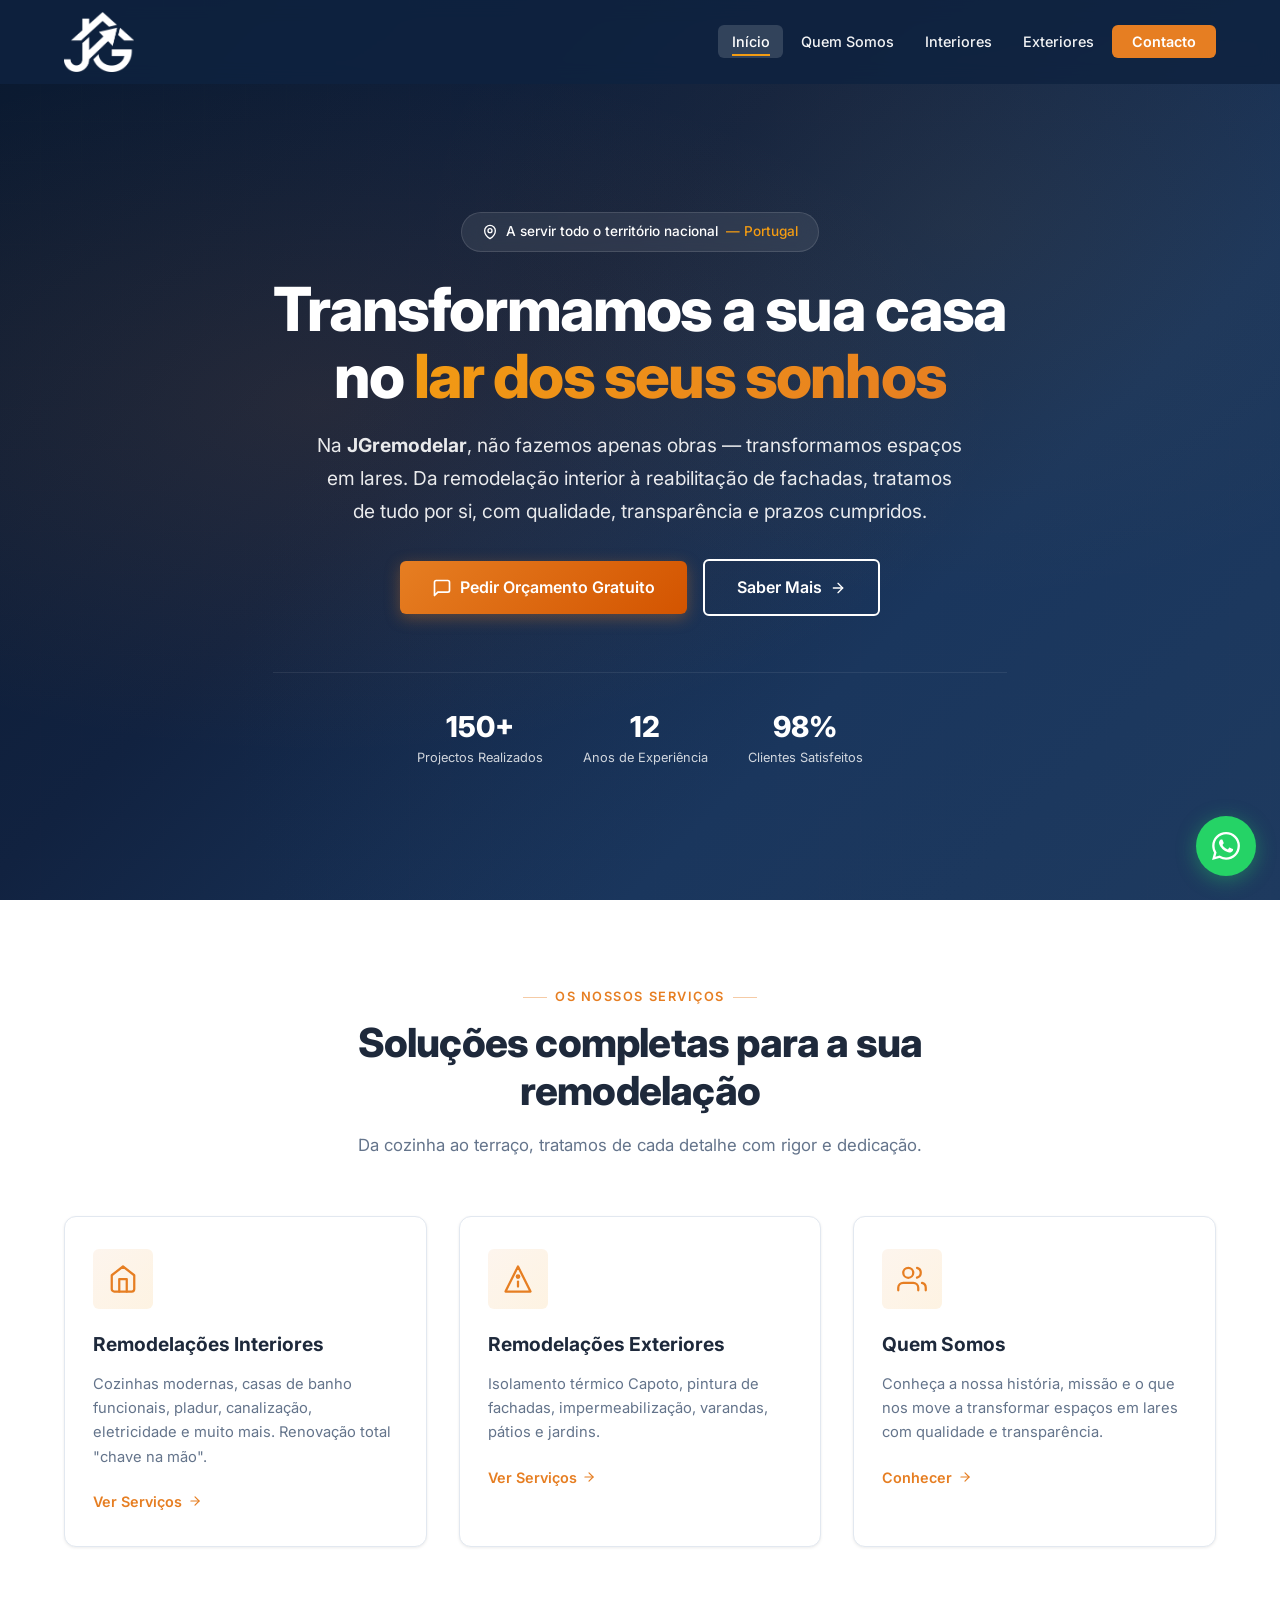
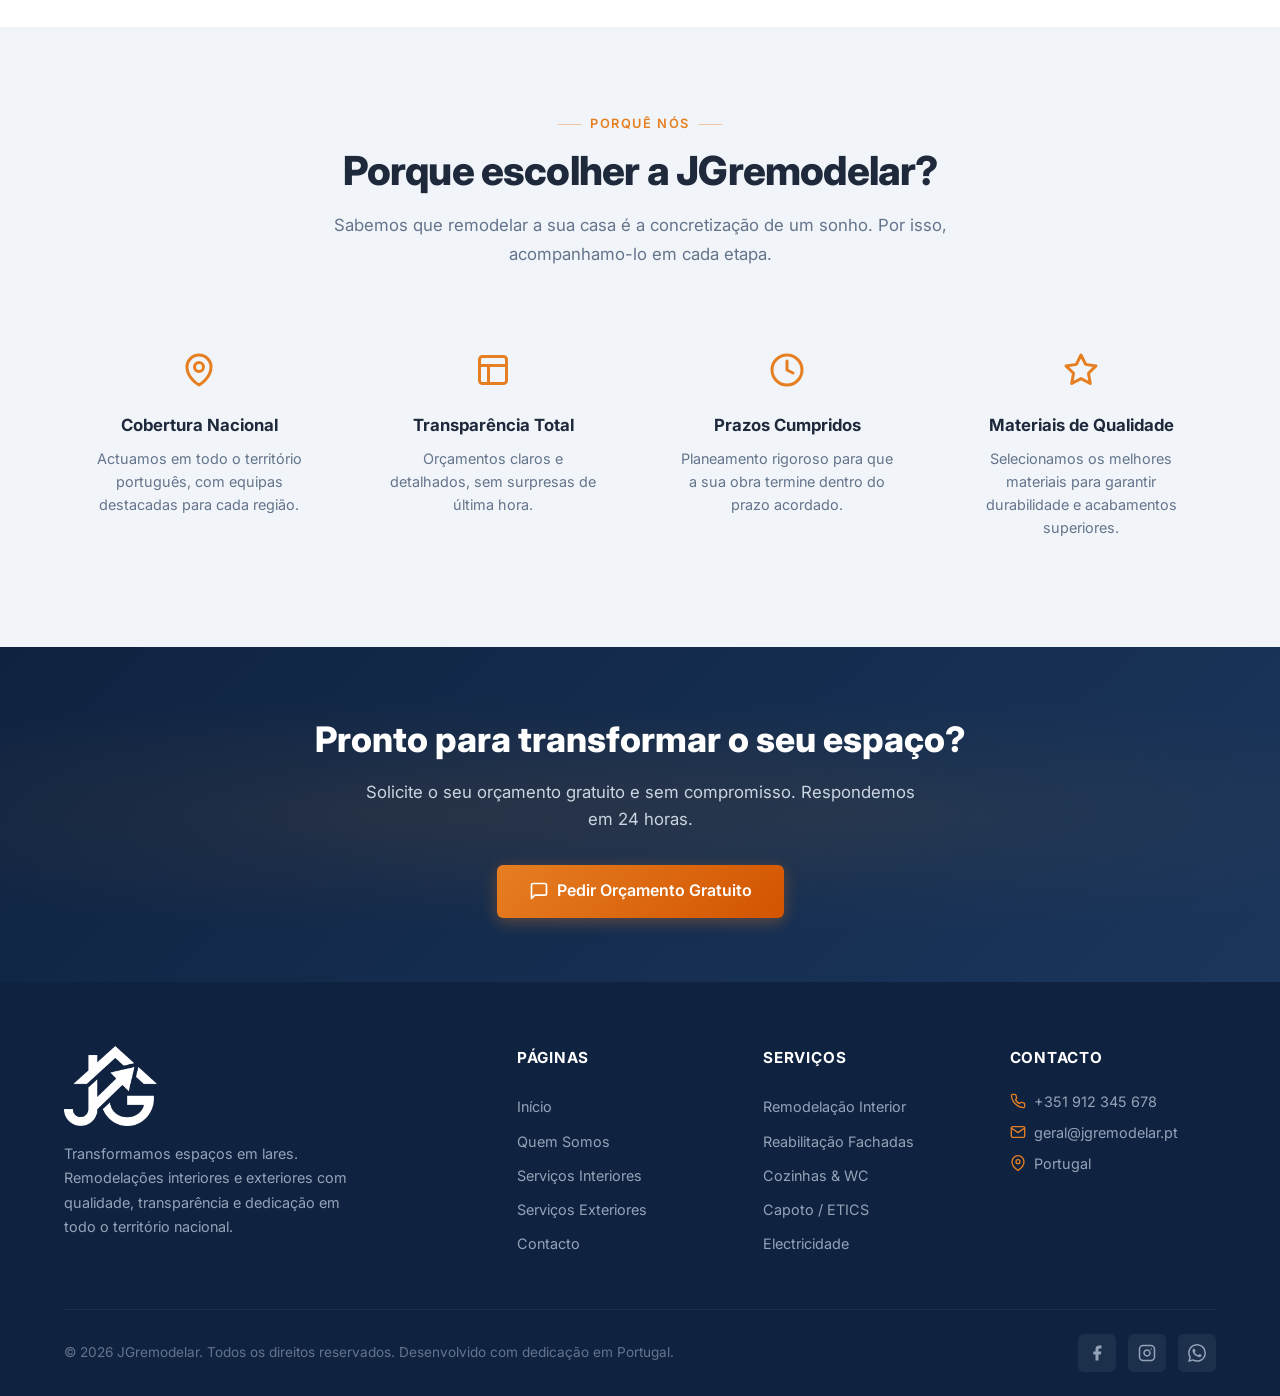
<file: index.html>
<!DOCTYPE html>
<html lang="pt-PT">
<head>
  <meta charset="UTF-8" />
  <meta name="viewport" content="width=device-width, initial-scale=1.0" />
  <title>JGremodelar — Remodelações e Obras em Portugal</title>
  <meta name="description" content="Transformamos espaços em lares. Remodelações interiores e exteriores, chave na mão, em todo Portugal. Orçamento gratuito." />
  <meta name="keywords" content="remodelações, obras, Portugal, cozinhas, casas de banho, fachadas, capoto, reabilitação" />
  <meta name="author" content="JGremodelar" />
  <meta property="og:title" content="JGremodelar — Remodelações e Obras em Portugal" />
  <meta property="og:description" content="Transformamos espaços em lares. Da cozinha à fachada, tratamos de tudo por si." />
  <meta property="og:url" content="https://jgremodelar.pt" />
  <meta property="og:type" content="website" />
  <meta property="og:locale" content="pt_PT" />
  <link rel="icon" href="data:image/svg+xml,<svg xmlns='http://www.w3.org/2000/svg' viewBox='0 0 100 100'><text y='.9em' font-size='90'>🏠</text></svg>" />
  <link rel="preconnect" href="https://fonts.googleapis.com" />
  <link rel="preconnect" href="https://fonts.gstatic.com" crossorigin />
  <link href="https://fonts.googleapis.com/css2?family=Inter:wght@400;500;600;700;800&display=swap" rel="stylesheet" />
  <link rel="stylesheet" href="assets/css/style.css?v=1.0" />
</head>
<body>

  <!-- ===== NAVBAR ===== -->
  <nav class="navbar" role="navigation" aria-label="Navegação principal">
    <div class="container">
      <a href="index.html" class="navbar-brand">
        <!-- Logo atualizada em formato PNG transparente -->
        <img src="assets/jgr-logo.png" alt="Logo JGremodelar" style="max-height: 60px; width: auto;" />
      </a>
      <button class="nav-toggle" aria-label="Abrir menu" aria-expanded="false">
        <span></span><span></span><span></span>
      </button>
      <div class="nav-overlay"></div>
      <ul class="nav-links">
        <li><a href="index.html">Início</a></li>
        <li><a href="quem-somos.html">Quem Somos</a></li>
        <li><a href="servicos-interiores.html">Interiores</a></li>
        <li><a href="servicos-exteriores.html">Exteriores</a></li>
        <li><a href="contacto.html" class="nav-cta">Contacto</a></li>
      </ul>
    </div>
  </nav>

  <!-- ===== HERO ===== -->
  <section class="hero">
    <div class="hero-bg"></div>
    <div class="hero-pattern"></div>
    <div class="hero-grid">
      <div class="hero-grid-item"></div><div class="hero-grid-item"></div><div class="hero-grid-item"></div><div class="hero-grid-item"></div><div class="hero-grid-item"></div><div class="hero-grid-item"></div>
      <div class="hero-grid-item"></div><div class="hero-grid-item"></div><div class="hero-grid-item"></div><div class="hero-grid-item"></div><div class="hero-grid-item"></div><div class="hero-grid-item"></div>
      <div class="hero-grid-item"></div><div class="hero-grid-item"></div><div class="hero-grid-item"></div><div class="hero-grid-item"></div><div class="hero-grid-item"></div><div class="hero-grid-item"></div>
      <div class="hero-grid-item"></div><div class="hero-grid-item"></div><div class="hero-grid-item"></div><div class="hero-grid-item"></div><div class="hero-grid-item"></div><div class="hero-grid-item"></div>
      <div class="hero-grid-item"></div><div class="hero-grid-item"></div><div class="hero-grid-item"></div><div class="hero-grid-item"></div><div class="hero-grid-item"></div><div class="hero-grid-item"></div>
      <div class="hero-grid-item"></div><div class="hero-grid-item"></div><div class="hero-grid-item"></div><div class="hero-grid-item"></div><div class="hero-grid-item"></div><div class="hero-grid-item"></div>
    </div>
    <div class="hero-content">
      <div class="hero-badge animate-in animate-in-delay-1">
        <svg width="16" height="16" viewBox="0 0 24 24" fill="none" stroke="currentColor" stroke-width="2" stroke-linecap="round" stroke-linejoin="round"><path d="M12 22s-8-4.5-8-11.8A8 8 0 0 1 12 2a8 8 0 0 1 8 8.2c0 7.3-8 11.8-8 11.8z"/><circle cx="12" cy="10" r="3"/></svg>
        A servir todo o território nacional <span>— Portugal</span>
      </div>
      <h1 class="animate-in animate-in-delay-2">
        Transformamos a sua casa<br />
        no <span class="highlight">lar dos seus sonhos</span>
      </h1>
      <p class="animate-in animate-in-delay-3">
        Na <strong>JGremodelar</strong>, não fazemos apenas obras — transformamos espaços em lares.
        Da remodelação interior à reabilitação de fachadas, tratamos de tudo por si,
        com qualidade, transparência e prazos cumpridos.
      </p>
      <div class="hero-actions animate-in animate-in-delay-3">
        <a href="https://wa.me/351912345678?text=Olá!%20Gostaria%20de%20pedir%20um%20orçamento%20para%20a%20minha%20remodelação." target="_blank" rel="noopener" class="btn btn-primary">
          <svg width="20" height="20" viewBox="0 0 24 24" fill="none" stroke="currentColor" stroke-width="2" stroke-linecap="round" stroke-linejoin="round"><path d="M21 15a2 2 0 0 1-2 2H7l-4 4V5a2 2 0 0 1 2-2h14a2 2 0 0 1 2 2z"/></svg>
          Pedir Orçamento Gratuito
        </a>
        <a href="quem-somos.html" class="btn btn-outline">
          Saber Mais
          <svg width="16" height="16" viewBox="0 0 24 24" fill="none" stroke="currentColor" stroke-width="2" stroke-linecap="round" stroke-linejoin="round"><path d="M5 12h14"/><path d="m12 5 7 7-7 7"/></svg>
        </a>
      </div>
      <div class="hero-stats reveal">
        <div class="hero-stat">
          <div class="hero-stat-number" data-target="150" data-suffix="+">0+</div>
          <div class="hero-stat-label">Projectos Realizados</div>
        </div>
        <div class="hero-stat">
          <div class="hero-stat-number" data-target="12" data-suffix="">0</div>
          <div class="hero-stat-label">Anos de Experiência</div>
        </div>
        <div class="hero-stat">
          <div class="hero-stat-number" data-target="98" data-suffix="%">0%</div>
          <div class="hero-stat-label">Clientes Satisfeitos</div>
        </div>
      </div>
    </div>
  </section>

  <!-- ===== SERVIÇOS OVERVIEW ===== -->
  <section class="section" id="servicos">
    <div class="container">
      <div class="section-header reveal">
        <div class="section-label">Os Nossos Serviços</div>
        <h2 class="section-title">Soluções completas para a sua remodelação</h2>
        <p class="section-subtitle">Da cozinha ao terraço, tratamos de cada detalhe com rigor e dedicação.</p>
      </div>
      <div class="services-overview">
        <div class="service-overview-card reveal">
          <div class="card-body">
            <div class="card-icon" style="width:60px;height:60px;display:flex;align-items:center;justify-content:center;background:linear-gradient(135deg,rgba(230,126,34,0.08),rgba(243,156,18,0.12));border-radius:6px;margin-bottom:1.25rem;">
              <svg viewBox="0 0 24 24" fill="none" stroke="currentColor" stroke-width="1.8" stroke-linecap="round" stroke-linejoin="round" style="width:30px;height:30px;color:#e67e22;">
                <path d="M3 9l9-7 9 7v11a2 2 0 0 1-2 2H5a2 2 0 0 1-2-2z"/>
                <polyline points="9 22 9 12 15 12 15 22"/>
              </svg>
            </div>
            <h3>Remodelações Interiores</h3>
            <p>Cozinhas modernas, casas de banho funcionais, pladur, canalização, eletricidade e muito mais. Renovação total "chave na mão".</p>
            <a href="servicos-interiores.html" class="card-link">Ver Serviços <svg width="14" height="14" viewBox="0 0 24 24" fill="none" stroke="currentColor" stroke-width="2" stroke-linecap="round" stroke-linejoin="round"><path d="M5 12h14"/><path d="m12 5 7 7-7 7"/></svg></a>
          </div>
        </div>
        <div class="service-overview-card reveal">
          <div class="card-body">
            <div class="card-icon" style="width:60px;height:60px;display:flex;align-items:center;justify-content:center;background:linear-gradient(135deg,rgba(230,126,34,0.08),rgba(243,156,18,0.12));border-radius:6px;margin-bottom:1.25rem;">
              <svg viewBox="0 0 24 24" fill="none" stroke="currentColor" stroke-width="1.8" stroke-linecap="round" stroke-linejoin="round" style="width:30px;height:30px;color:#e67e22;">
                <path d="M2 22 12 2l10 20H2z"/><path d="M12 18v-4"/><circle cx="12" cy="10" r="1"/>
              </svg>
            </div>
            <h3>Remodelações Exteriores</h3>
            <p>Isolamento térmico Capoto, pintura de fachadas, impermeabilização, varandas, pátios e jardins.</p>
            <a href="servicos-exteriores.html" class="card-link">Ver Serviços <svg width="14" height="14" viewBox="0 0 24 24" fill="none" stroke="currentColor" stroke-width="2" stroke-linecap="round" stroke-linejoin="round"><path d="M5 12h14"/><path d="m12 5 7 7-7 7"/></svg></a>
          </div>
        </div>
        <div class="service-overview-card reveal">
          <div class="card-body">
            <div class="card-icon" style="width:60px;height:60px;display:flex;align-items:center;justify-content:center;background:linear-gradient(135deg,rgba(230,126,34,0.08),rgba(243,156,18,0.12));border-radius:6px;margin-bottom:1.25rem;">
              <svg viewBox="0 0 24 24" fill="none" stroke="currentColor" stroke-width="1.8" stroke-linecap="round" stroke-linejoin="round" style="width:30px;height:30px;color:#e67e22;">
                <path d="M17 21v-2a4 4 0 0 0-4-4H5a4 4 0 0 0-4 4v2"/><circle cx="9" cy="7" r="4"/><path d="M23 21v-2a4 4 0 0 0-3-3.87"/><path d="M16 3.13a4 4 0 0 1 0 7.75"/>
              </svg>
            </div>
            <h3>Quem Somos</h3>
            <p>Conheça a nossa história, missão e o que nos move a transformar espaços em lares com qualidade e transparência.</p>
            <a href="quem-somos.html" class="card-link">Conhecer <svg width="14" height="14" viewBox="0 0 24 24" fill="none" stroke="currentColor" stroke-width="2" stroke-linecap="round" stroke-linejoin="round"><path d="M5 12h14"/><path d="m12 5 7 7-7 7"/></svg></a>
          </div>
        </div>
      </div>
    </div>
  </section>

  <!-- ===== WHY CHOOSE US ===== -->
  <section class="section section-bg-light">
    <div class="container">
      <div class="section-header reveal">
        <div class="section-label">Porquê Nós</div>
        <h2 class="section-title">Porque escolher a JGremodelar?</h2>
        <p class="section-subtitle">Sabemos que remodelar a sua casa é a concretização de um sonho. Por isso, acompanhamo-lo em cada etapa.</p>
      </div>
      <div class="about-values">
        <div class="value-item reveal">
          <svg viewBox="0 0 24 24" fill="none" stroke="currentColor" stroke-width="2" stroke-linecap="round" stroke-linejoin="round"><path d="M12 22s-8-4.5-8-11.8A8 8 0 0 1 12 2a8 8 0 0 1 8 8.2c0 7.3-8 11.8-8 11.8z"/><circle cx="12" cy="10" r="3"/></svg>
          <h3>Cobertura Nacional</h3>
          <p>Actuamos em todo o território português, com equipas destacadas para cada região.</p>
        </div>
        <div class="value-item reveal">
          <svg viewBox="0 0 24 24" fill="none" stroke="currentColor" stroke-width="2" stroke-linecap="round" stroke-linejoin="round"><rect x="3" y="3" width="18" height="18" rx="2" ry="2"/><line x1="3" y1="9" x2="21" y2="9"/><line x1="9" y1="21" x2="9" y2="9"/></svg>
          <h3>Transparência Total</h3>
          <p>Orçamentos claros e detalhados, sem surpresas de última hora.</p>
        </div>
        <div class="value-item reveal">
          <svg viewBox="0 0 24 24" fill="none" stroke="currentColor" stroke-width="2" stroke-linecap="round" stroke-linejoin="round"><circle cx="12" cy="12" r="10"/><polyline points="12 6 12 12 16 14"/></svg>
          <h3>Prazos Cumpridos</h3>
          <p>Planeamento rigoroso para que a sua obra termine dentro do prazo acordado.</p>
        </div>
        <div class="value-item reveal">
          <svg viewBox="0 0 24 24" fill="none" stroke="currentColor" stroke-width="2" stroke-linecap="round" stroke-linejoin="round"><polygon points="12 2 15.09 8.26 22 9.27 17 14.14 18.18 21.02 12 17.77 5.82 21.02 7 14.14 2 9.27 8.91 8.26 12 2"/></svg>
          <h3>Materiais de Qualidade</h3>
          <p>Selecionamos os melhores materiais para garantir durabilidade e acabamentos superiores.</p>
        </div>
      </div>
    </div>
  </section>

  <!-- ===== CTA ===== -->
  <section class="cta-section reveal">
    <div class="container">
      <h2>Pronto para transformar o seu espaço?</h2>
      <p>Solicite o seu orçamento gratuito e sem compromisso. Respondemos em 24 horas.</p>
      <a href="https://wa.me/351912345678?text=Olá!%20Gostaria%20de%20pedir%20um%20orçamento%20para%20a%20minha%20remodelação." target="_blank" rel="noopener" class="btn btn-primary">
        <svg width="20" height="20" viewBox="0 0 24 24" fill="none" stroke="currentColor" stroke-width="2" stroke-linecap="round" stroke-linejoin="round"><path d="M21 15a2 2 0 0 1-2 2H7l-4 4V5a2 2 0 0 1 2-2h14a2 2 0 0 1 2 2z"/></svg>
        Pedir Orçamento Gratuito
      </a>
    </div>
  </section>

  <!-- ===== FOOTER ===== -->
  <footer class="footer">
    <div class="container">
      <div class="footer-grid">
        <div class="footer-brand">
          <a href="index.html" class="navbar-brand">
            <!-- Logo do rodapé atualizada em formato PNG transparente -->
            <img src="assets/jgr-logo.png" alt="Logo JGremodelar" style="max-height: 80px; width: auto;" />
          </a>
          <p>Transformamos espaços em lares. Remodelações interiores e exteriores com qualidade, transparência e dedicação em todo o território nacional.</p>
        </div>
        <div>
          <h4>Páginas</h4>
          <div class="footer-links">
            <a href="index.html">Início</a>
            <a href="quem-somos.html">Quem Somos</a>
            <a href="servicos-interiores.html">Serviços Interiores</a>
            <a href="servicos-exteriores.html">Serviços Exteriores</a>
            <a href="contacto.html">Contacto</a>
          </div>
        </div>
        <div>
          <h4>Serviços</h4>
          <div class="footer-links">
            <a href="servicos-interiores.html">Remodelação Interior</a>
            <a href="servicos-exteriores.html">Reabilitação Fachadas</a>
            <a href="servicos-interiores.html">Cozinhas &amp; WC</a>
            <a href="servicos-exteriores.html">Capoto / ETICS</a>
            <a href="servicos-interiores.html">Electricidade</a>
          </div>
        </div>
        <div>
          <h4>Contacto</h4>
          <div class="footer-contact">
            <p><svg viewBox="0 0 24 24" fill="none" stroke="currentColor" stroke-width="2" stroke-linecap="round" stroke-linejoin="round" style="width:16px;height:16px;"><path d="M22 16.92v3a2 2 0 0 1-2.18 2 19.79 19.79 0 0 1-8.63-3.07 19.5 19.5 0 0 1-6-6 19.79 19.79 0 0 1-3.07-8.67A2 2 0 0 1 4.11 2h3a2 2 0 0 1 2 1.72 12.84 12.84 0 0 0 .7 2.81 2 2 0 0 1-.45 2.11L8.09 9.91a16 16 0 0 0 6 6l1.27-1.27a2 2 0 0 1 2.11-.45 12.84 12.84 0 0 0 2.81.7A2 2 0 0 1 22 16.92z"/></svg> +351 912 345 678</p>
            <p><svg viewBox="0 0 24 24" fill="none" stroke="currentColor" stroke-width="2" stroke-linecap="round" stroke-linejoin="round" style="width:16px;height:16px;"><path d="M4 4h16c1.1 0 2 .9 2 2v12c0 1.1-.9 2-2 2H4c-1.1 0-2-.9-2-2V6c0-1.1.9-2 2-2z"/><polyline points="22,6 12,13 2,6"/></svg> geral@jgremodelar.pt</p>
            <p><svg viewBox="0 0 24 24" fill="none" stroke="currentColor" stroke-width="2" stroke-linecap="round" stroke-linejoin="round" style="width:16px;height:16px;"><path d="M21 10c0 7-9 13-9 13s-9-6-9-13a9 9 0 0 1 18 0z"/><circle cx="12" cy="10" r="3"/></svg> Portugal</p>
          </div>
        </div>
      </div>
      <div class="footer-bottom">
        <p>&copy; 2026 JGremodelar. Todos os direitos reservados. Desenvolvido com dedicação em Portugal.</p>
        <div class="footer-social">
          <a href="#" aria-label="Facebook"><svg viewBox="0 0 24 24" fill="currentColor" style="width:18px;height:18px;"><path d="M18 2h-3a5 5 0 0 0-5 5v3H7v4h3v8h4v-8h3l1-4h-4V7a1 1 0 0 1 1-1h3z"/></svg></a>
          <a href="#" aria-label="Instagram"><svg viewBox="0 0 24 24" fill="none" stroke="currentColor" stroke-width="2" stroke-linecap="round" stroke-linejoin="round" style="width:18px;height:18px;"><rect x="2" y="2" width="20" height="20" rx="5" ry="5"/><path d="M16 11.37A4 4 0 1 1 12.63 8 4 4 0 0 1 16 11.37z"/><line x1="17.5" y1="6.5" x2="17.51" y2="6.5"/></svg></a>
          <a href="https://wa.me/351912345678" target="_blank" rel="noopener" aria-label="WhatsApp"><svg viewBox="0 0 24 24" fill="currentColor" style="width:18px;height:18px;"><path d="M17.472 14.382c-.297-.149-1.758-.867-2.03-.967-.273-.099-.471-.148-.67.15-.197.297-.767.966-.94 1.164-.173.199-.347.223-.644.075-.297-.15-1.255-.463-2.39-1.475-.883-.788-1.48-1.761-1.653-2.059-.173-.297-.018-.458.13-.606.134-.133.298-.347.446-.52.149-.174.198-.298.298-.497.099-.198.05-.371-.025-.52-.075-.149-.669-1.612-.916-2.207-.242-.579-.487-.5-.669-.51-.173-.008-.371-.01-.57-.01-.198 0-.52.074-.792.372-.272.297-1.04 1.016-1.04 2.479 0 1.462 1.065 2.875 1.213 3.074.149.198 2.096 3.2 5.077 4.487.709.306 1.262.489 1.694.625.712.227 1.36.195 1.871.118.571-.085 1.758-.719 2.006-1.413.248-.694.248-1.289.173-1.413-.074-.124-.272-.198-.57-.347m-5.421 7.403h-.004a9.87 9.87 0 0 1-5.031-1.378l-.361-.214-3.741.982.998-3.648-.235-.374a9.86 9.86 0 0 1-1.51-5.26c.001-5.45 4.436-9.884 9.888-9.884 2.64 0 5.122 1.03 6.988 2.898a9.825 9.825 0 0 1 2.893 6.994c-.003 5.45-4.437 9.884-9.885 9.884m8.413-18.297A11.815 11.815 0 0 0 12.05 0C5.495 0 .16 5.335.157 11.892c0 2.096.547 4.142 1.588 5.945L.057 24l6.305-1.654a11.882 11.882 0 0 0 5.683 1.448h.005c6.554 0 11.89-5.335 11.893-11.893a11.821 11.821 0 0 0-3.48-8.413z"/></svg></a>
        </div>
      </div>
    </div>
  </footer>

  <!-- WhatsApp Float -->
  <a href="https://wa.me/351912345678?text=Olá!%20Gostaria%20de%20pedir%20um%20orçamento." target="_blank" rel="noopener" class="whatsapp-float" aria-label="Fale connosco pelo WhatsApp">
    <svg viewBox="0 0 24 24" fill="currentColor" style="width:28px;height:28px;"><path d="M17.472 14.382c-.297-.149-1.758-.867-2.03-.967-.273-.099-.471-.148-.67.15-.197.297-.767.966-.94 1.164-.173.199-.347.223-.644.075-.297-.15-1.255-.463-2.39-1.475-.883-.788-1.48-1.761-1.653-2.059-.173-.297-.018-.458.13-.606.134-.133.298-.347.446-.52.149-.174.198-.298.298-.497.099-.198.05-.371-.025-.52-.075-.149-.669-1.612-.916-2.207-.242-.579-.487-.5-.669-.51-.173-.008-.371-.01-.57-.01-.198 0-.52.074-.792.372-.272.297-1.04 1.016-1.04 2.479 0 1.462 1.065 2.875 1.213 3.074.149.198 2.096 3.2 5.077 4.487.709.306 1.262.489 1.694.625.712.227 1.36.195 1.871.118.571-.085 1.758-.719 2.006-1.413.248-.694.248-1.289.173-1.413-.074-.124-.272-.198-.57-.347m-5.421 7.403h-.004a9.87 9.87 0 0 1-5.031-1.378l-.361-.214-3.741.982.998-3.648-.235-.374a9.86 9.86 0 0 1-1.51-5.26c.001-5.45 4.436-9.884 9.888-9.884 2.64 0 5.122 1.03 6.988 2.898a9.825 9.825 0 0 1 2.893 6.994c-.003 5.45-4.437 9.884-9.885 9.884m8.413-18.297A11.815 11.815 0 0 0 12.05 0C5.495 0 .16 5.335.157 11.892c0 2.096.547 4.142 1.588 5.945L.057 24l6.305-1.654a11.882 11.882 0 0 0 5.683 1.448h.005c6.554 0 11.89-5.335 11.893-11.893a11.821 11.821 0 0 0-3.48-8.413z"/></svg>
  </a>

  <script src="assets/js/main.js?v=1.0"></script>
</body>
</html>
</file>
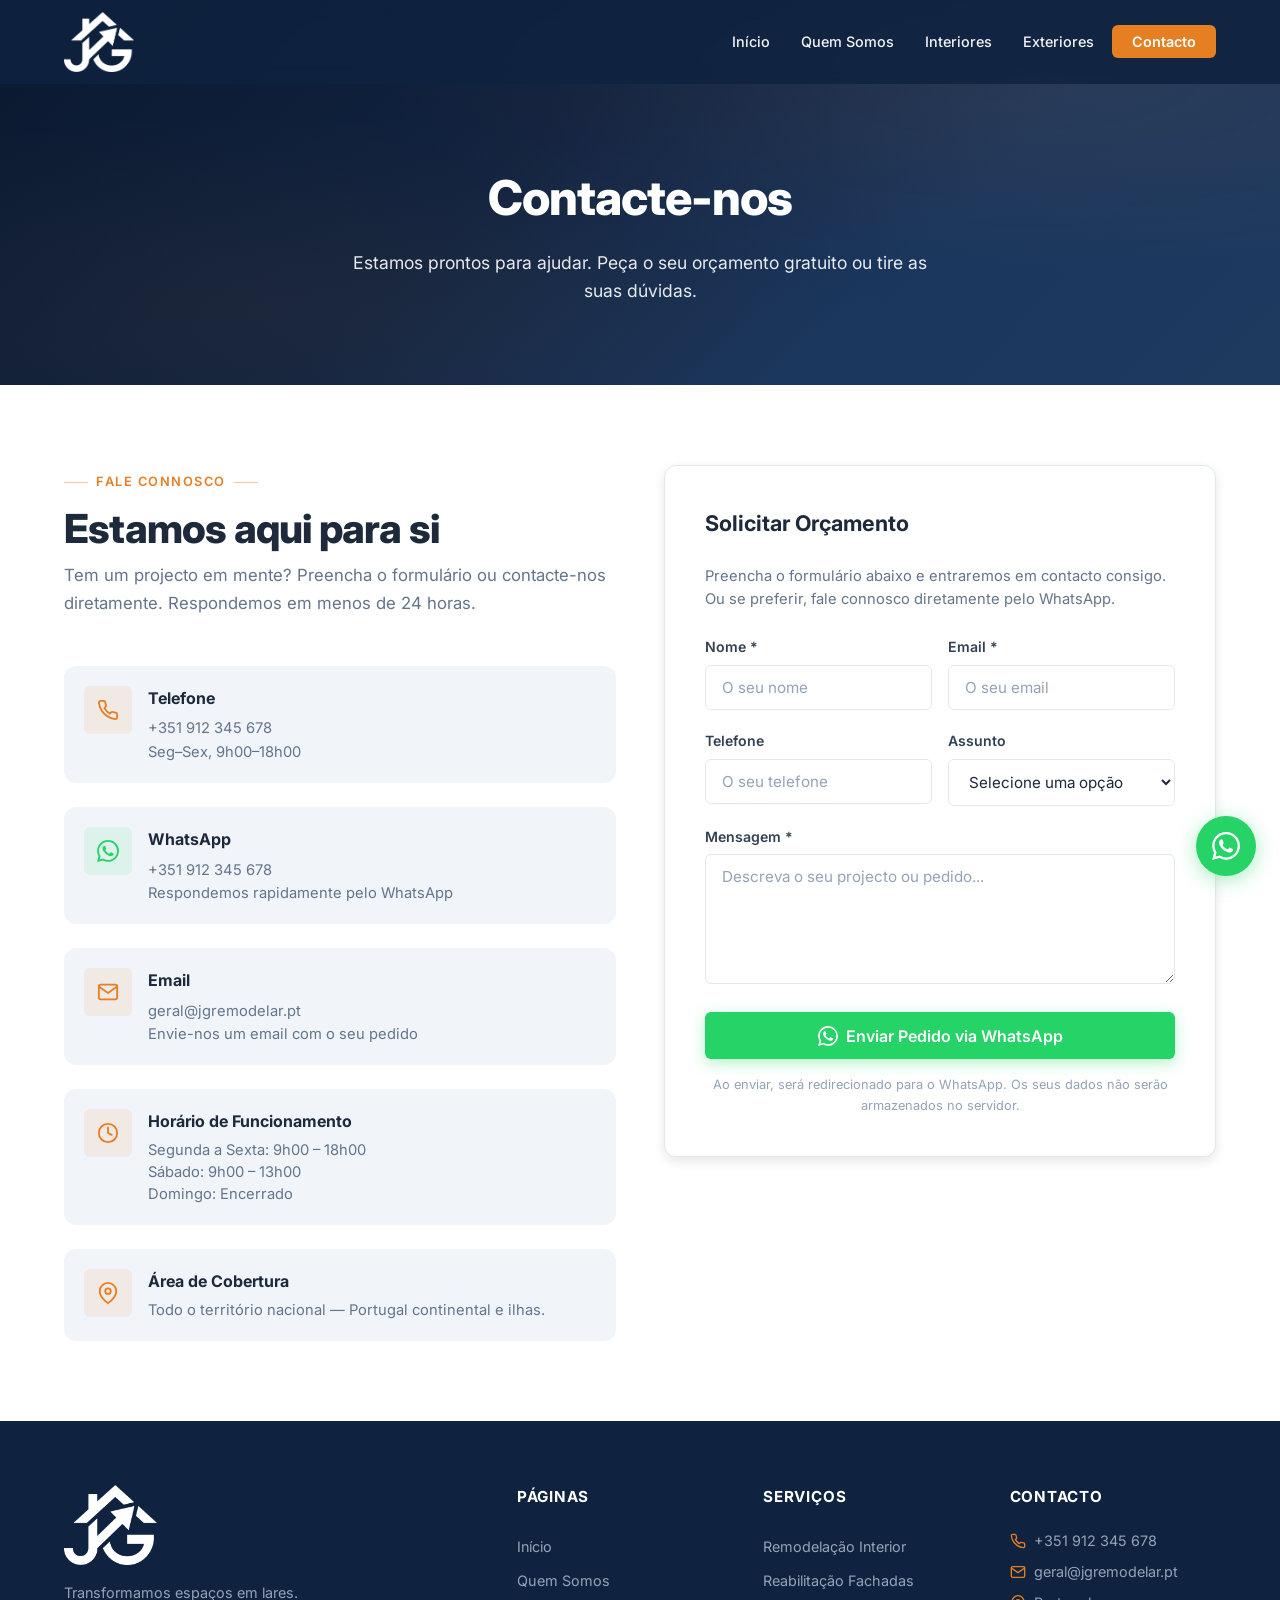
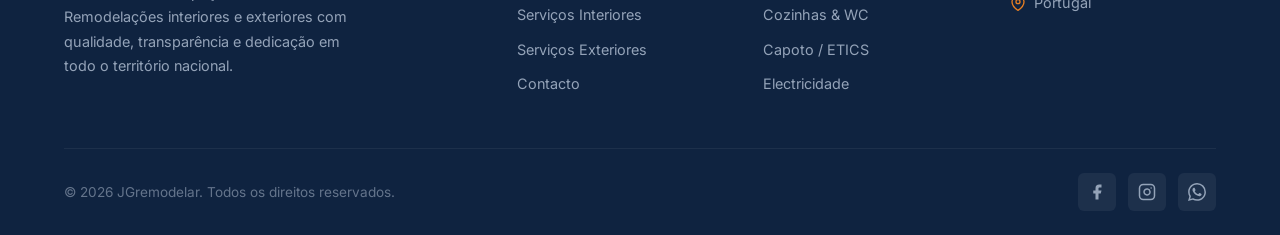
<file: contacto.html>
<!DOCTYPE html>
<html lang="pt-PT">
<head>
  <meta charset="UTF-8" />
  <meta name="viewport" content="width=device-width, initial-scale=1.0" />
  <title>Contacto — JGremodelar</title>
  <meta name="description" content="Contacte a JGremodelar. Peça o seu orçamento gratuito para remodelações e obras em Portugal. WhatsApp, telefone e email." />
  <meta name="keywords" content="contacto, orçamento, remodelações, JGremodelar, Portugal, WhatsApp" />
  <link rel="icon" href="data:image/svg+xml,<svg xmlns='http://www.w3.org/2000/svg' viewBox='0 0 100 100'><text y='.9em' font-size='90'>🏠</text></svg>" />
  <link rel="preconnect" href="https://fonts.googleapis.com" />
  <link rel="preconnect" href="https://fonts.gstatic.com" crossorigin />
  <link href="https://fonts.googleapis.com/css2?family=Inter:wght@400;500;600;700;800&display=swap" rel="stylesheet" />
  <link rel="stylesheet" href="assets/css/style.css?v=1.0" />
</head>
<body>

  <!-- ===== NAVBAR ===== -->
  <nav class="navbar" role="navigation" aria-label="Navegação principal">
    <div class="container">
      <a href="index.html" class="navbar-brand">
        <!-- Logo atualizada em formato PNG transparente -->
        <img src="assets/jgr-logo.png" alt="Logo JGremodelar" style="max-height: 60px; width: auto;" />
      </a>
      <button class="nav-toggle" aria-label="Abrir menu" aria-expanded="false">
        <span></span><span></span><span></span>
      </button>
      <div class="nav-overlay"></div>
      <ul class="nav-links">
        <li><a href="index.html">Início</a></li>
        <li><a href="quem-somos.html">Quem Somos</a></li>
        <li><a href="servicos-interiores.html">Interiores</a></li>
        <li><a href="servicos-exteriores.html">Exteriores</a></li>
        <li><a href="contacto.html" class="nav-cta">Contacto</a></li>
      </ul>
    </div>
  </nav>

  <!-- ===== PAGE HEADER ===== -->
  <section class="page-hero">
    <div class="container">
      <h1>Contacte-nos</h1>
      <p>Estamos prontos para ajudar. Peça o seu orçamento gratuito ou tire as suas dúvidas.</p>
    </div>
  </section>

  <!-- ===== CONTACT SECTION ===== -->
  <section class="section">
    <div class="container">
      <div class="contact-grid">

        <!-- Contact Info -->
        <div class="contact-info">
          <div class="reveal">
            <div class="section-label" style="margin-bottom:0.75rem;">Fale Connosco</div>
            <h2 class="section-title" style="margin-bottom:0.5rem;">Estamos aqui para si</h2>
            <p class="section-subtitle" style="margin-bottom:1.5rem;">
              Tem um projecto em mente? Preencha o formulário ou contacte-nos diretamente.
              Respondemos em menos de 24 horas.
            </p>
          </div>

          <!-- Telefone -->
          <div class="contact-item reveal">
            <div class="contact-item-icon">
              <svg viewBox="0 0 24 24" fill="none" stroke="currentColor" stroke-width="2" stroke-linecap="round" stroke-linejoin="round">
                <path d="M22 16.92v3a2 2 0 0 1-2.18 2 19.79 19.79 0 0 1-8.63-3.07 19.5 19.5 0 0 1-6-6 19.79 19.79 0 0 1-3.07-8.67A2 2 0 0 1 4.11 2h3a2 2 0 0 1 2 1.72 12.84 12.84 0 0 0 .7 2.81 2 2 0 0 1-.45 2.11L8.09 9.91a16 16 0 0 0 6 6l1.27-1.27a2 2 0 0 1 2.11-.45 12.84 12.84 0 0 0 2.81.7A2 2 0 0 1 22 16.92z"/>
              </svg>
            </div>
            <div>
              <h4>Telefone</h4>
              <a href="tel:+351912345678">+351 912 345 678</a>
              <p>Seg–Sex, 9h00–18h00</p>
            </div>
          </div>

          <!-- WhatsApp -->
          <div class="contact-item reveal">
            <div class="contact-item-icon" style="background:rgba(37,211,102,0.1);">
              <svg viewBox="0 0 24 24" fill="currentColor" style="width:22px;height:22px;color:#25d366;">
                <path d="M17.472 14.382c-.297-.149-1.758-.867-2.03-.967-.273-.099-.471-.148-.67.15-.197.297-.767.966-.94 1.164-.173.199-.347.223-.644.075-.297-.15-1.255-.463-2.39-1.475-.883-.788-1.48-1.761-1.653-2.059-.173-.297-.018-.458.13-.606.134-.133.298-.347.446-.52.149-.174.198-.298.298-.497.099-.198.05-.371-.025-.52-.075-.149-.669-1.612-.916-2.207-.242-.579-.487-.5-.669-.51-.173-.008-.371-.01-.57-.01-.198 0-.52.074-.792.372-.272.297-1.04 1.016-1.04 2.479 0 1.462 1.065 2.875 1.213 3.074.149.198 2.096 3.2 5.077 4.487.709.306 1.262.489 1.694.625.712.227 1.36.195 1.871.118.571-.085 1.758-.719 2.006-1.413.248-.694.248-1.289.173-1.413-.074-.124-.272-.198-.57-.347m-5.421 7.403h-.004a9.87 9.87 0 0 1-5.031-1.378l-.361-.214-3.741.982.998-3.648-.235-.374a9.86 9.86 0 0 1-1.51-5.26c.001-5.45 4.436-9.884 9.888-9.884 2.64 0 5.122 1.03 6.988 2.898a9.825 9.825 0 0 1 2.893 6.994c-.003 5.45-4.437 9.884-9.885 9.884m8.413-18.297A11.815 11.815 0 0 0 12.05 0C5.495 0 .16 5.335.157 11.892c0 2.096.547 4.142 1.588 5.945L.057 24l6.305-1.654a11.882 11.882 0 0 0 5.683 1.448h.005c6.554 0 11.89-5.335 11.893-11.893a11.821 11.821 0 0 0-3.48-8.413z"/>
              </svg>
            </div>
            <div>
              <h4>WhatsApp</h4>
              <a href="https://wa.me/351912345678" target="_blank" rel="noopener">+351 912 345 678</a>
              <p>Respondemos rapidamente pelo WhatsApp</p>
            </div>
          </div>

          <!-- Email -->
          <div class="contact-item reveal">
            <div class="contact-item-icon">
              <svg viewBox="0 0 24 24" fill="none" stroke="currentColor" stroke-width="2" stroke-linecap="round" stroke-linejoin="round">
                <path d="M4 4h16c1.1 0 2 .9 2 2v12c0 1.1-.9 2-2 2H4c-1.1 0-2-.9-2-2V6c0-1.1.9-2 2-2z"/>
                <polyline points="22,6 12,13 2,6"/>
              </svg>
            </div>
            <div>
              <h4>Email</h4>
              <a href="mailto:geral@jgremodelar.pt">geral@jgremodelar.pt</a>
              <p>Envie-nos um email com o seu pedido</p>
            </div>
          </div>

          <!-- Horário -->
          <div class="contact-item reveal">
            <div class="contact-item-icon">
              <svg viewBox="0 0 24 24" fill="none" stroke="currentColor" stroke-width="2" stroke-linecap="round" stroke-linejoin="round">
                <circle cx="12" cy="12" r="10"/>
                <polyline points="12 6 12 12 16 14"/>
              </svg>
            </div>
            <div>
              <h4>Horário de Funcionamento</h4>
              <p>Segunda a Sexta: 9h00 – 18h00</p>
              <p>Sábado: 9h00 – 13h00</p>
              <p>Domingo: Encerrado</p>
            </div>
          </div>

          <!-- Localização -->
          <div class="contact-item reveal">
            <div class="contact-item-icon">
              <svg viewBox="0 0 24 24" fill="none" stroke="currentColor" stroke-width="2" stroke-linecap="round" stroke-linejoin="round">
                <path d="M21 10c0 7-9 13-9 13s-9-6-9-13a9 9 0 0 1 18 0z"/>
                <circle cx="12" cy="10" r="3"/>
              </svg>
            </div>
            <div>
              <h4>Área de Cobertura</h4>
              <p>Todo o território nacional — Portugal continental e ilhas.</p>
            </div>
          </div>
        </div>

        <!-- Contact Form -->
        <div class="reveal">
          <div class="contact-form-wrapper">
            <h3>Solicitar Orçamento</h3>
            <p style="color:var(--color-gray-500);font-size:0.92rem;margin-bottom:1.5rem;line-height:1.6;">
              Preencha o formulário abaixo e entraremos em contacto consigo. Ou se preferir, fale connosco diretamente pelo WhatsApp.
            </p>

            <form class="contact-form" novalidate>
              <div class="form-row">
                <div class="form-group">
                  <label for="nome">Nome *</label>
                  <input type="text" id="nome" class="form-control" placeholder="O seu nome" required />
                </div>
                <div class="form-group">
                  <label for="email">Email *</label>
                  <input type="email" id="email" class="form-control" placeholder="O seu email" required />
                </div>
              </div>

              <div class="form-row">
                <div class="form-group">
                  <label for="telefone">Telefone</label>
                  <input type="tel" id="telefone" class="form-control" placeholder="O seu telefone" />
                </div>
                <div class="form-group">
                  <label for="assunto">Assunto</label>
                  <select id="assunto" class="form-control">
                    <option value="">Selecione uma opção</option>
                    <option value="Remodelação Interior">Remodelação Interior</option>
                    <option value="Remodelação Exterior">Remodelação Exterior</option>
                    <option value="Capoto / ETICS">Capoto / ETICS</option>
                    <option value="Impermeabilização">Impermeabilização</option>
                    <option value="Outro">Outro</option>
                  </select>
                </div>
              </div>

              <div class="form-group">
                <label for="mensagem">Mensagem *</label>
                <textarea id="mensagem" class="form-control" placeholder="Descreva o seu projecto ou pedido..." required></textarea>
              </div>

              <button type="submit" class="btn btn-whatsapp" style="width:100%;justify-content:center;">
                <svg width="20" height="20" viewBox="0 0 24 24" fill="currentColor"><path d="M17.472 14.382c-.297-.149-1.758-.867-2.03-.967-.273-.099-.471-.148-.67.15-.197.297-.767.966-.94 1.164-.173.199-.347.223-.644.075-.297-.15-1.255-.463-2.39-1.475-.883-.788-1.48-1.761-1.653-2.059-.173-.297-.018-.458.13-.606.134-.133.298-.347.446-.52.149-.174.198-.298.298-.497.099-.198.05-.371-.025-.52-.075-.149-.669-1.612-.916-2.207-.242-.579-.487-.5-.669-.51-.173-.008-.371-.01-.57-.01-.198 0-.52.074-.792.372-.272.297-1.04 1.016-1.04 2.479 0 1.462 1.065 2.875 1.213 3.074.149.198 2.096 3.2 5.077 4.487.709.306 1.262.489 1.694.625.712.227 1.36.195 1.871.118.571-.085 1.758-.719 2.006-1.413.248-.694.248-1.289.173-1.413-.074-.124-.272-.198-.57-.347m-5.421 7.403h-.004a9.87 9.87 0 0 1-5.031-1.378l-.361-.214-3.741.982.998-3.648-.235-.374a9.86 9.86 0 0 1-1.51-5.26c.001-5.45 4.436-9.884 9.888-9.884 2.64 0 5.122 1.03 6.988 2.898a9.825 9.825 0 0 1 2.893 6.994c-.003 5.45-4.437 9.884-9.885 9.884m8.413-18.297A11.815 11.815 0 0 0 12.05 0C5.495 0 .16 5.335.157 11.892c0 2.096.547 4.142 1.588 5.945L.057 24l6.305-1.654a11.882 11.882 0 0 0 5.683 1.448h.005c6.554 0 11.89-5.335 11.893-11.893a11.821 11.821 0 0 0-3.48-8.413z"/></svg>
                Enviar Pedido via WhatsApp
              </button>

              <p style="text-align:center;font-size:0.8rem;color:var(--color-gray-400);margin-top:1rem;">
                Ao enviar, será redirecionado para o WhatsApp. Os seus dados não serão armazenados no servidor.
              </p>
            </form>
          </div>
        </div>

      </div>
    </div>
  </section>

  <!-- ===== FOOTER ===== -->
  <footer class="footer">
    <div class="container">
      <div class="footer-grid">
        <div class="footer-brand">
          <a href="index.html" class="navbar-brand">
            <!-- Logo do rodapé atualizada em formato PNG transparente -->
            <img src="assets/jgr-logo.png" alt="Logo JGremodelar" style="max-height: 80px; width: auto;" />
          </a>
          <p>Transformamos espaços em lares. Remodelações interiores e exteriores com qualidade, transparência e dedicação em todo o território nacional.</p>
        </div>
        <div>
          <h4>Páginas</h4>
          <div class="footer-links">
            <a href="index.html">Início</a>
            <a href="quem-somos.html">Quem Somos</a>
            <a href="servicos-interiores.html">Serviços Interiores</a>
            <a href="servicos-exteriores.html">Serviços Exteriores</a>
            <a href="contacto.html">Contacto</a>
          </div>
        </div>
        <div>
          <h4>Serviços</h4>
          <div class="footer-links">
            <a href="servicos-interiores.html">Remodelação Interior</a>
            <a href="servicos-exteriores.html">Reabilitação Fachadas</a>
            <a href="servicos-interiores.html">Cozinhas &amp; WC</a>
            <a href="servicos-exteriores.html">Capoto / ETICS</a>
            <a href="servicos-interiores.html">Electricidade</a>
          </div>
        </div>
        <div>
          <h4>Contacto</h4>
          <div class="footer-contact">
            <p><svg viewBox="0 0 24 24" fill="none" stroke="currentColor" stroke-width="2" stroke-linecap="round" stroke-linejoin="round" style="width:16px;height:16px;"><path d="M22 16.92v3a2 2 0 0 1-2.18 2 19.79 19.79 0 0 1-8.63-3.07 19.5 19.5 0 0 1-6-6 19.79 19.79 0 0 1-3.07-8.67A2 2 0 0 1 4.11 2h3a2 2 0 0 1 2 1.72 12.84 12.84 0 0 0 .7 2.81 2 2 0 0 1-.45 2.11L8.09 9.91a16 16 0 0 0 6 6l1.27-1.27a2 2 0 0 1 2.11-.45 12.84 12.84 0 0 0 2.81.7A2 2 0 0 1 22 16.92z"/></svg> +351 912 345 678</p>
            <p><svg viewBox="0 0 24 24" fill="none" stroke="currentColor" stroke-width="2" stroke-linecap="round" stroke-linejoin="round" style="width:16px;height:16px;"><path d="M4 4h16c1.1 0 2 .9 2 2v12c0 1.1-.9 2-2 2H4c-1.1 0-2-.9-2-2V6c0-1.1.9-2 2-2z"/><polyline points="22,6 12,13 2,6"/></svg> geral@jgremodelar.pt</p>
            <p><svg viewBox="0 0 24 24" fill="none" stroke="currentColor" stroke-width="2" stroke-linecap="round" stroke-linejoin="round" style="width:16px;height:16px;"><path d="M21 10c0 7-9 13-9 13s-9-6-9-13a9 9 0 0 1 18 0z"/><circle cx="12" cy="10" r="3"/></svg> Portugal</p>
          </div>
        </div>
      </div>
      <div class="footer-bottom">
        <p>&copy; 2026 JGremodelar. Todos os direitos reservados.</p>
        <div class="footer-social">
          <a href="#" aria-label="Facebook"><svg viewBox="0 0 24 24" fill="currentColor" style="width:18px;height:18px;"><path d="M18 2h-3a5 5 0 0 0-5 5v3H7v4h3v8h4v-8h3l1-4h-4V7a1 1 0 0 1 1-1h3z"/></svg></a>
          <a href="#" aria-label="Instagram"><svg viewBox="0 0 24 24" fill="none" stroke="currentColor" stroke-width="2" stroke-linecap="round" stroke-linejoin="round" style="width:18px;height:18px;"><rect x="2" y="2" width="20" height="20" rx="5" ry="5"/><path d="M16 11.37A4 4 0 1 1 12.63 8 4 4 0 0 1 16 11.37z"/><line x1="17.5" y1="6.5" x2="17.51" y2="6.5"/></svg></a>
          <a href="https://wa.me/351912345678" target="_blank" rel="noopener" aria-label="WhatsApp"><svg viewBox="0 0 24 24" fill="currentColor" style="width:18px;height:18px;"><path d="M17.472 14.382c-.297-.149-1.758-.867-2.03-.967-.273-.099-.471-.148-.67.15-.197.297-.767.966-.94 1.164-.173.199-.347.223-.644.075-.297-.15-1.255-.463-2.39-1.475-.883-.788-1.48-1.761-1.653-2.059-.173-.297-.018-.458.13-.606.134-.133.298-.347.446-.52.149-.174.198-.298.298-.497.099-.198.05-.371-.025-.52-.075-.149-.669-1.612-.916-2.207-.242-.579-.487-.5-.669-.51-.173-.008-.371-.01-.57-.01-.198 0-.52.074-.792.372-.272.297-1.04 1.016-1.04 2.479 0 1.462 1.065 2.875 1.213 3.074.149.198 2.096 3.2 5.077 4.487.709.306 1.262.489 1.694.625.712.227 1.36.195 1.871.118.571-.085 1.758-.719 2.006-1.413.248-.694.248-1.289.173-1.413-.074-.124-.272-.198-.57-.347m-5.421 7.403h-.004a9.87 9.87 0 0 1-5.031-1.378l-.361-.214-3.741.982.998-3.648-.235-.374a9.86 9.86 0 0 1-1.51-5.26c.001-5.45 4.436-9.884 9.888-9.884 2.64 0 5.122 1.03 6.988 2.898a9.825 9.825 0 0 1 2.893 6.994c-.003 5.45-4.437 9.884-9.885 9.884m8.413-18.297A11.815 11.815 0 0 0 12.05 0C5.495 0 .16 5.335.157 11.892c0 2.096.547 4.142 1.588 5.945L.057 24l6.305-1.654a11.882 11.882 0 0 0 5.683 1.448h.005c6.554 0 11.89-5.335 11.893-11.893a11.821 11.821 0 0 0-3.48-8.413z"/></svg></a>
        </div>
      </div>
    </div>
  </footer>

  <!-- WhatsApp Float -->
  <a href="https://wa.me/351912345678?text=Olá!%20Gostaria%20de%20pedir%20um%20orçamento." target="_blank" rel="noopener" class="whatsapp-float" aria-label="Fale connosco pelo WhatsApp">
    <svg viewBox="0 0 24 24" fill="currentColor" style="width:28px;height:28px;"><path d="M17.472 14.382c-.297-.149-1.758-.867-2.03-.967-.273-.099-.471-.148-.67.15-.197.297-.767.966-.94 1.164-.173.199-.347.223-.644.075-.297-.15-1.255-.463-2.39-1.475-.883-.788-1.48-1.761-1.653-2.059-.173-.297-.018-.458.13-.606.134-.133.298-.347.446-.52.149-.174.198-.298.298-.497.099-.198.05-.371-.025-.52-.075-.149-.669-1.612-.916-2.207-.242-.579-.487-.5-.669-.51-.173-.008-.371-.01-.57-.01-.198 0-.52.074-.792.372-.272.297-1.04 1.016-1.04 2.479 0 1.462 1.065 2.875 1.213 3.074.149.198 2.096 3.2 5.077 4.487.709.306 1.262.489 1.694.625.712.227 1.36.195 1.871.118.571-.085 1.758-.719 2.006-1.413.248-.694.248-1.289.173-1.413-.074-.124-.272-.198-.57-.347m-5.421 7.403h-.004a9.87 9.87 0 0 1-5.031-1.378l-.361-.214-3.741.982.998-3.648-.235-.374a9.86 9.86 0 0 1-1.51-5.26c.001-5.45 4.436-9.884 9.888-9.884 2.64 0 5.122 1.03 6.988 2.898a9.825 9.825 0 0 1 2.893 6.994c-.003 5.45-4.437 9.884-9.885 9.884m8.413-18.297A11.815 11.815 0 0 0 12.05 0C5.495 0 .16 5.335.157 11.892c0 2.096.547 4.142 1.588 5.945L.057 24l6.305-1.654a11.882 11.882 0 0 0 5.683 1.448h.005c6.554 0 11.89-5.335 11.893-11.893a11.821 11.821 0 0 0-3.48-8.413z"/>
    </svg>
  </a>

  <script src="assets/js/main.js?v=1.0"></script>
</body>
</html>
</file>
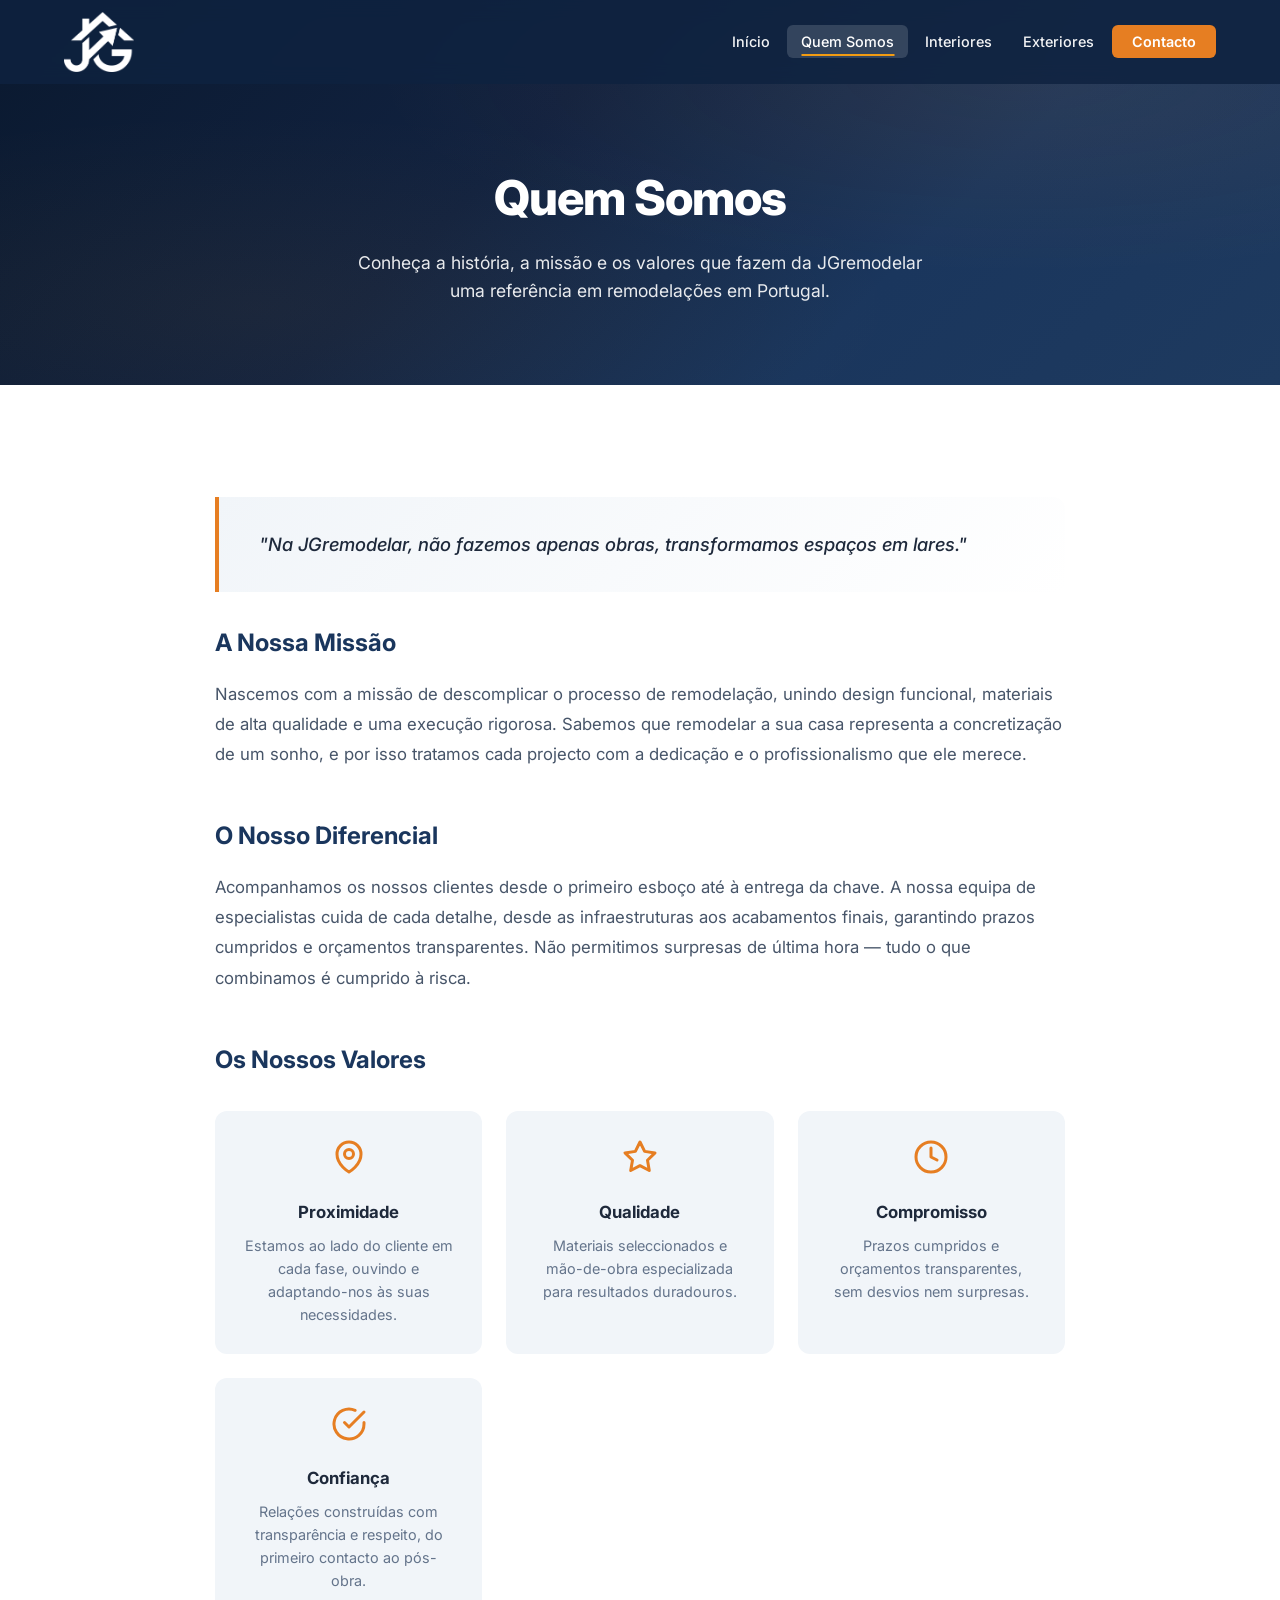
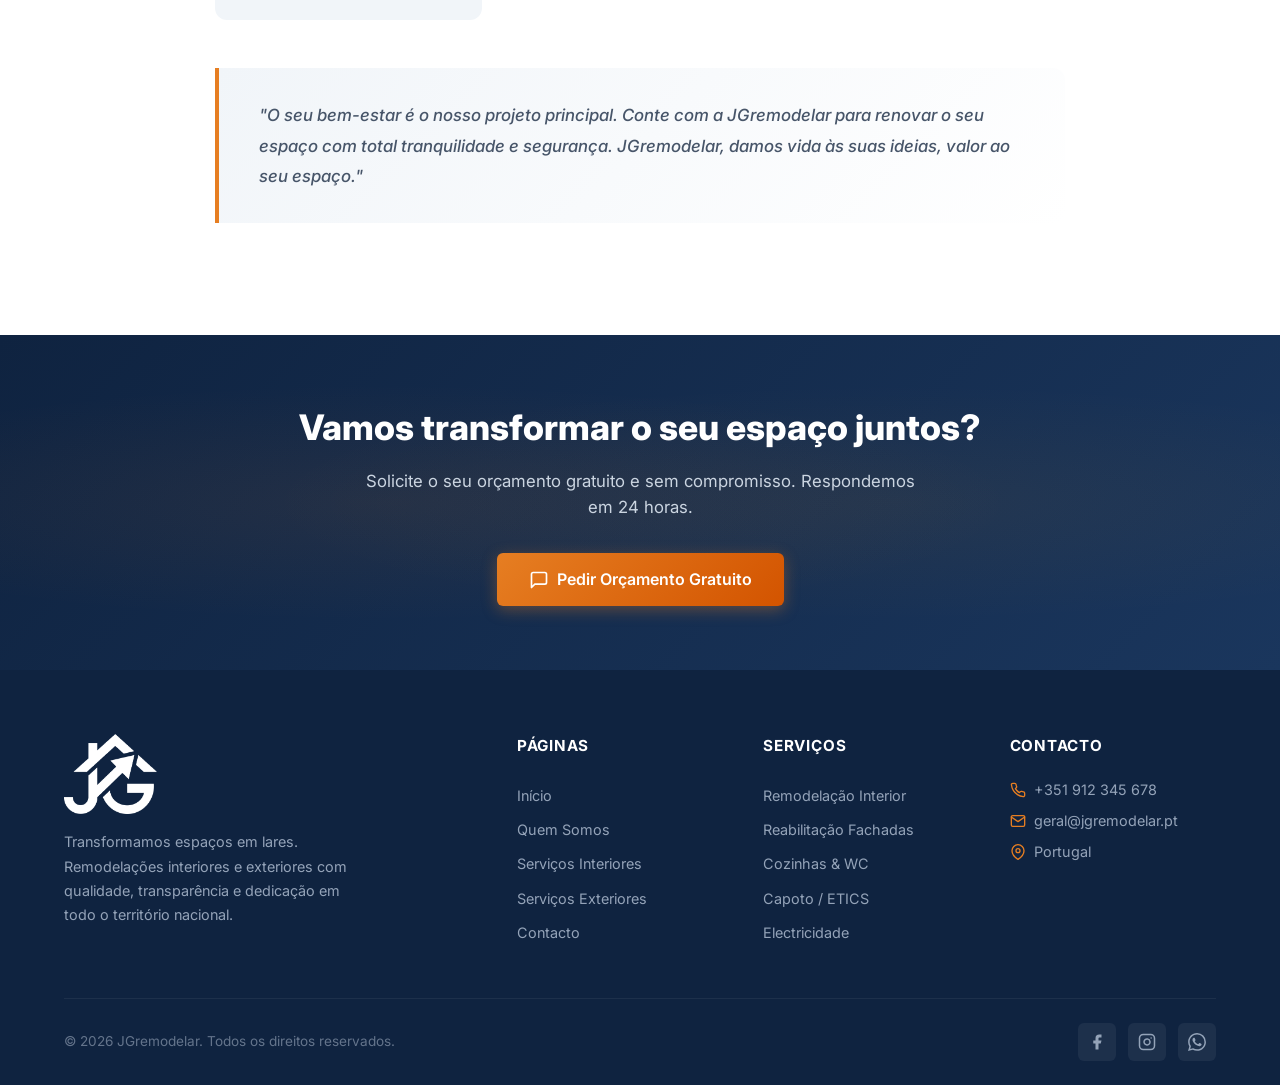
<file: quem-somos.html>
<!DOCTYPE html>
<html lang="pt-PT">
<head>
  <meta charset="UTF-8" />
  <meta name="viewport" content="width=device-width, initial-scale=1.0" />
  <title>Quem Somos — JGremodelar</title>
  <meta name="description" content="Conheça a JGremodelar: missão, valores e a equipa que transforma espaços em lares em Portugal." />
  <meta name="keywords" content="JGremodelar, quem somos, remodelações, Portugal, missão, valores" />
  <link rel="icon" href="data:image/svg+xml,<svg xmlns='http://www.w3.org/2000/svg' viewBox='0 0 100 100'><text y='.9em' font-size='90'>🏠</text></svg>" />
  <link rel="preconnect" href="https://fonts.googleapis.com" />
  <link rel="preconnect" href="https://fonts.gstatic.com" crossorigin />
  <link href="https://fonts.googleapis.com/css2?family=Inter:wght@400;500;600;700;800&display=swap" rel="stylesheet" />
  <link rel="stylesheet" href="assets/css/style.css?v=1.0" />
</head>
<body>

  <!-- ===== NAVBAR ===== -->
  <nav class="navbar" role="navigation" aria-label="Navegação principal">
    <div class="container">
      <a href="index.html" class="navbar-brand">
        <!-- Logo atualizada em formato PNG transparente -->
        <img src="assets/jgr-logo.png" alt="Logo JGremodelar" style="max-height: 60px; width: auto;" />
      </a>
      <button class="nav-toggle" aria-label="Abrir menu" aria-expanded="false">
        <span></span><span></span><span></span>
      </button>
      <div class="nav-overlay"></div>
      <ul class="nav-links">
        <li><a href="index.html">Início</a></li>
        <li><a href="quem-somos.html">Quem Somos</a></li>
        <li><a href="servicos-interiores.html">Interiores</a></li>
        <li><a href="servicos-exteriores.html">Exteriores</a></li>
        <li><a href="contacto.html" class="nav-cta">Contacto</a></li>
      </ul>
    </div>
  </nav>

  <!-- ===== PAGE HERO ===== -->
  <section class="page-hero">
    <div class="container">
      <h1>Quem Somos</h1>
      <p>Conheça a história, a missão e os valores que fazem da JGremodelar uma referência em remodelações em Portugal.</p>
    </div>
  </section>

  <!-- ===== ABOUT CONTENT ===== -->
  <section class="section">
    <div class="container">
      <div class="about-content">

        <!-- Slogan -->
        <div class="about-quote reveal">
          <p>"Na JGremodelar, não fazemos apenas obras, transformamos espaços em lares."</p>
        </div>

        <!-- Missão -->
        <div class="about-block reveal">
          <h2>A Nossa Missão</h2>
          <p>
            Nascemos com a missão de descomplicar o processo de remodelação, unindo design funcional,
            materiais de alta qualidade e uma execução rigorosa. Sabemos que remodelar a sua casa
            representa a concretização de um sonho, e por isso tratamos cada projecto com a dedicação
            e o profissionalismo que ele merece.
          </p>
        </div>

        <!-- Diferencial -->
        <div class="about-block reveal">
          <h2>O Nosso Diferencial</h2>
          <p>
            Acompanhamos os nossos clientes desde o primeiro esboço até à entrega da chave.
            A nossa equipa de especialistas cuida de cada detalhe, desde as infraestruturas
            aos acabamentos finais, garantindo prazos cumpridos e orçamentos transparentes.
            Não permitimos surpresas de última hora — tudo o que combinamos é cumprido à risca.
          </p>
        </div>

        <!-- Valores -->
        <div class="about-block reveal">
          <h2>Os Nossos Valores</h2>
          <div class="about-values">
            <div class="value-item">
              <svg viewBox="0 0 24 24" fill="none" stroke="currentColor" stroke-width="2" stroke-linecap="round" stroke-linejoin="round"><path d="M12 22s-8-4.5-8-11.8A8 8 0 0 1 12 2a8 8 0 0 1 8 8.2c0 7.3-8 11.8-8 11.8z"/><circle cx="12" cy="10" r="3"/></svg>
              <h3>Proximidade</h3>
              <p>Estamos ao lado do cliente em cada fase, ouvindo e adaptando-nos às suas necessidades.</p>
            </div>
            <div class="value-item">
              <svg viewBox="0 0 24 24" fill="none" stroke="currentColor" stroke-width="2" stroke-linecap="round" stroke-linejoin="round"><polygon points="12 2 15.09 8.26 22 9.27 17 14.14 18.18 21.02 12 17.77 5.82 21.02 7 14.14 2 9.27 8.91 8.26 12 2"/></svg>
              <h3>Qualidade</h3>
              <p>Materiais seleccionados e mão-de-obra especializada para resultados duradouros.</p>
            </div>
            <div class="value-item">
              <svg viewBox="0 0 24 24" fill="none" stroke="currentColor" stroke-width="2" stroke-linecap="round" stroke-linejoin="round"><circle cx="12" cy="12" r="10"/><polyline points="12 6 12 12 16 14"/></svg>
              <h3>Compromisso</h3>
              <p>Prazos cumpridos e orçamentos transparentes, sem desvios nem surpresas.</p>
            </div>
            <div class="value-item">
              <svg viewBox="0 0 24 24" fill="none" stroke="currentColor" stroke-width="2" stroke-linecap="round" stroke-linejoin="round"><path d="M22 11.08V12a10 10 0 1 1-5.93-9.14"/><polyline points="22 4 12 14.01 9 11.01"/></svg>
              <h3>Confiança</h3>
              <p>Relações construídas com transparência e respeito, do primeiro contacto ao pós-obra.</p>
            </div>
          </div>
        </div>

        <!-- Encerramento -->
        <div class="about-block reveal">
          <div class="about-quote">
            <p>"O seu bem-estar é o nosso projeto principal. Conte com a JGremodelar para renovar o seu espaço com total tranquilidade e segurança. JGremodelar, damos vida às suas ideias, valor ao seu espaço."</p>
          </div>
        </div>

      </div>
    </div>
  </section>

  <!-- ===== CTA ===== -->
  <section class="cta-section reveal">
    <div class="container">
      <h2>Vamos transformar o seu espaço juntos?</h2>
      <p>Solicite o seu orçamento gratuito e sem compromisso. Respondemos em 24 horas.</p>
      <a href="https://wa.me/351912345678?text=Olá!%20Gostaria%20de%20solicitar%20um%20orçamento%20de%20remodelação." target="_blank" rel="noopener" class="btn btn-primary">
        <svg width="20" height="20" viewBox="0 0 24 24" fill="none" stroke="currentColor" stroke-width="2" stroke-linecap="round" stroke-linejoin="round"><path d="M21 15a2 2 0 0 1-2 2H7l-4 4V5a2 2 0 0 1 2-2h14a2 2 0 0 1 2 2z"/></svg>
        Pedir Orçamento Gratuito
      </a>
    </div>
  </section>

  <!-- ===== FOOTER ===== -->
  <footer class="footer">
    <div class="container">
      <div class="footer-grid">
        <div class="footer-brand">
          <a href="index.html" class="navbar-brand">
            <!-- Logo do rodapé atualizada em formato PNG transparente -->
            <img src="assets/jgr-logo.png" alt="Logo JGremodelar" style="max-height: 80px; width: auto;" />
          </a>
          <p>Transformamos espaços em lares. Remodelações interiores e exteriores com qualidade, transparência e dedicação em todo o território nacional.</p>
        </div>
        <div>
          <h4>Páginas</h4>
          <div class="footer-links">
            <a href="index.html">Início</a>
            <a href="quem-somos.html">Quem Somos</a>
            <a href="servicos-interiores.html">Serviços Interiores</a>
            <a href="servicos-exteriores.html">Serviços Exteriores</a>
            <a href="contacto.html">Contacto</a>
          </div>
        </div>
        <div>
          <h4>Serviços</h4>
          <div class="footer-links">
            <a href="servicos-interiores.html">Remodelação Interior</a>
            <a href="servicos-exteriores.html">Reabilitação Fachadas</a>
            <a href="servicos-interiores.html">Cozinhas &amp; WC</a>
            <a href="servicos-exteriores.html">Capoto / ETICS</a>
            <a href="servicos-interiores.html">Electricidade</a>
          </div>
        </div>
        <div>
          <h4>Contacto</h4>
          <div class="footer-contact">
            <p><svg viewBox="0 0 24 24" fill="none" stroke="currentColor" stroke-width="2" stroke-linecap="round" stroke-linejoin="round" style="width:16px;height:16px;"><path d="M22 16.92v3a2 2 0 0 1-2.18 2 19.79 19.79 0 0 1-8.63-3.07 19.5 19.5 0 0 1-6-6 19.79 19.79 0 0 1-3.07-8.67A2 2 0 0 1 4.11 2h3a2 2 0 0 1 2 1.72 12.84 12.84 0 0 0 .7 2.81 2 2 0 0 1-.45 2.11L8.09 9.91a16 16 0 0 0 6 6l1.27-1.27a2 2 0 0 1 2.11-.45 12.84 12.84 0 0 0 2.81.7A2 2 0 0 1 22 16.92z"/></svg> +351 912 345 678</p>
            <p><svg viewBox="0 0 24 24" fill="none" stroke="currentColor" stroke-width="2" stroke-linecap="round" stroke-linejoin="round" style="width:16px;height:16px;"><path d="M4 4h16c1.1 0 2 .9 2 2v12c0 1.1-.9 2-2 2H4c-1.1 0-2-.9-2-2V6c0-1.1.9-2 2-2z"/><polyline points="22,6 12,13 2,6"/></svg> geral@jgremodelar.pt</p>
            <p><svg viewBox="0 0 24 24" fill="none" stroke="currentColor" stroke-width="2" stroke-linecap="round" stroke-linejoin="round" style="width:16px;height:16px;"><path d="M21 10c0 7-9 13-9 13s-9-6-9-13a9 9 0 0 1 18 0z"/><circle cx="12" cy="10" r="3"/></svg> Portugal</p>
          </div>
        </div>
      </div>
      <div class="footer-bottom">
        <p>&copy; 2026 JGremodelar. Todos os direitos reservados.</p>
        <div class="footer-social">
          <a href="#" aria-label="Facebook"><svg viewBox="0 0 24 24" fill="currentColor" style="width:18px;height:18px;"><path d="M18 2h-3a5 5 0 0 0-5 5v3H7v4h3v8h4v-8h3l1-4h-4V7a1 1 0 0 1 1-1h3z"/></svg></a>
          <a href="#" aria-label="Instagram"><svg viewBox="0 0 24 24" fill="none" stroke="currentColor" stroke-width="2" stroke-linecap="round" stroke-linejoin="round" style="width:18px;height:18px;"><rect x="2" y="2" width="20" height="20" rx="5" ry="5"/><path d="M16 11.37A4 4 0 1 1 12.63 8 4 4 0 0 1 16 11.37z"/><line x1="17.5" y1="6.5" x2="17.51" y2="6.5"/></svg></a>
          <a href="https://wa.me/351912345678" target="_blank" rel="noopener" aria-label="WhatsApp"><svg viewBox="0 0 24 24" fill="currentColor" style="width:18px;height:18px;"><path d="M17.472 14.382c-.297-.149-1.758-.867-2.03-.967-.273-.099-.471-.148-.67.15-.197.297-.767.966-.94 1.164-.173.199-.347.223-.644.075-.297-.15-1.255-.463-2.39-1.475-.883-.788-1.48-1.761-1.653-2.059-.173-.297-.018-.458.13-.606.134-.133.298-.347.446-.52.149-.174.198-.298.298-.497.099-.198.05-.371-.025-.52-.075-.149-.669-1.612-.916-2.207-.242-.579-.487-.5-.669-.51-.173-.008-.371-.01-.57-.01-.198 0-.52.074-.792.372-.272.297-1.04 1.016-1.04 2.479 0 1.462 1.065 2.875 1.213 3.074.149.198 2.096 3.2 5.077 4.487.709.306 1.262.489 1.694.625.712.227 1.36.195 1.871.118.571-.085 1.758-.719 2.006-1.413.248-.694.248-1.289.173-1.413-.074-.124-.272-.198-.57-.347m-5.421 7.403h-.004a9.87 9.87 0 0 1-5.031-1.378l-.361-.214-3.741.982.998-3.648-.235-.374a9.86 9.86 0 0 1-1.51-5.26c.001-5.45 4.436-9.884 9.888-9.884 2.64 0 5.122 1.03 6.988 2.898a9.825 9.825 0 0 1 2.893 6.994c-.003 5.45-4.437 9.884-9.885 9.884m8.413-18.297A11.815 11.815 0 0 0 12.05 0C5.495 0 .16 5.335.157 11.892c0 2.096.547 4.142 1.588 5.945L.057 24l6.305-1.654a11.882 11.882 0 0 0 5.683 1.448h.005c6.554 0 11.89-5.335 11.893-11.893a11.821 11.821 0 0 0-3.48-8.413z"/></svg>
  </a>

  <script src="assets/js/main.js?v=1.0"></script>
</body>
</html>
</file>
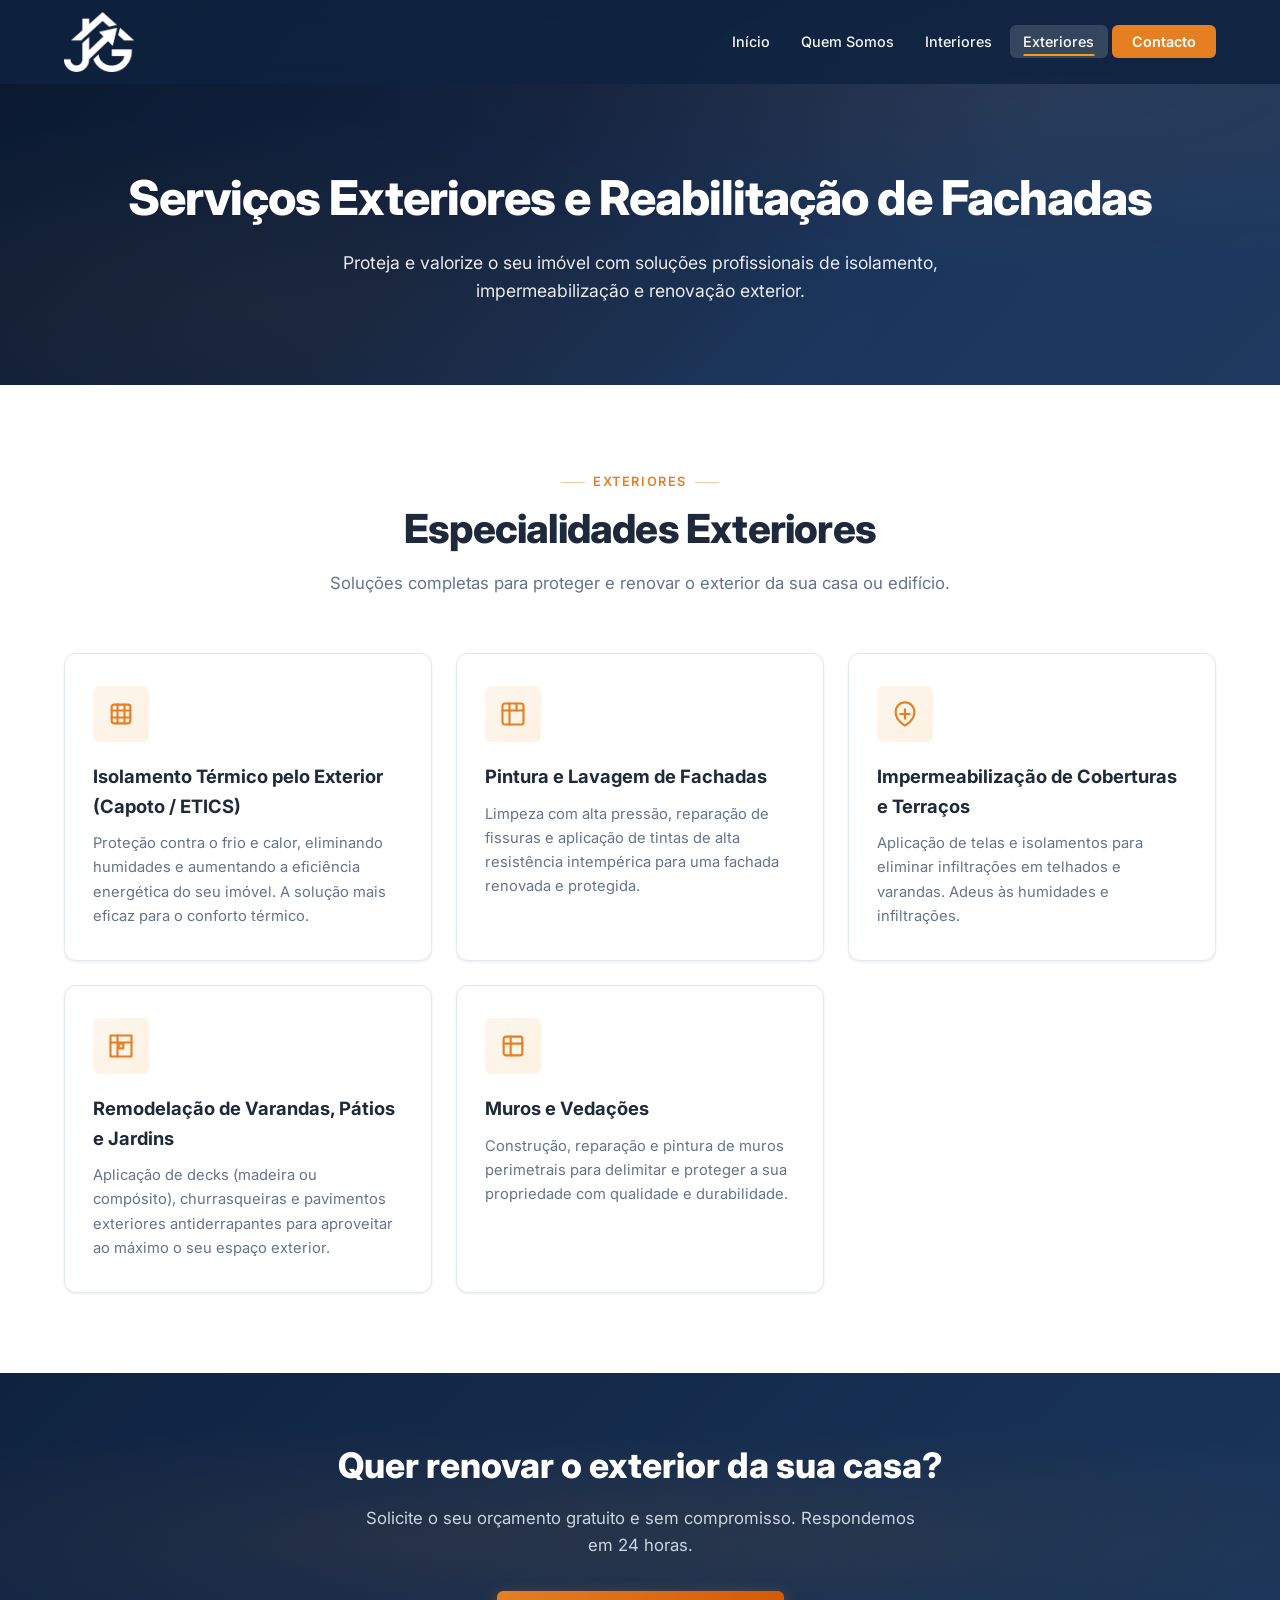
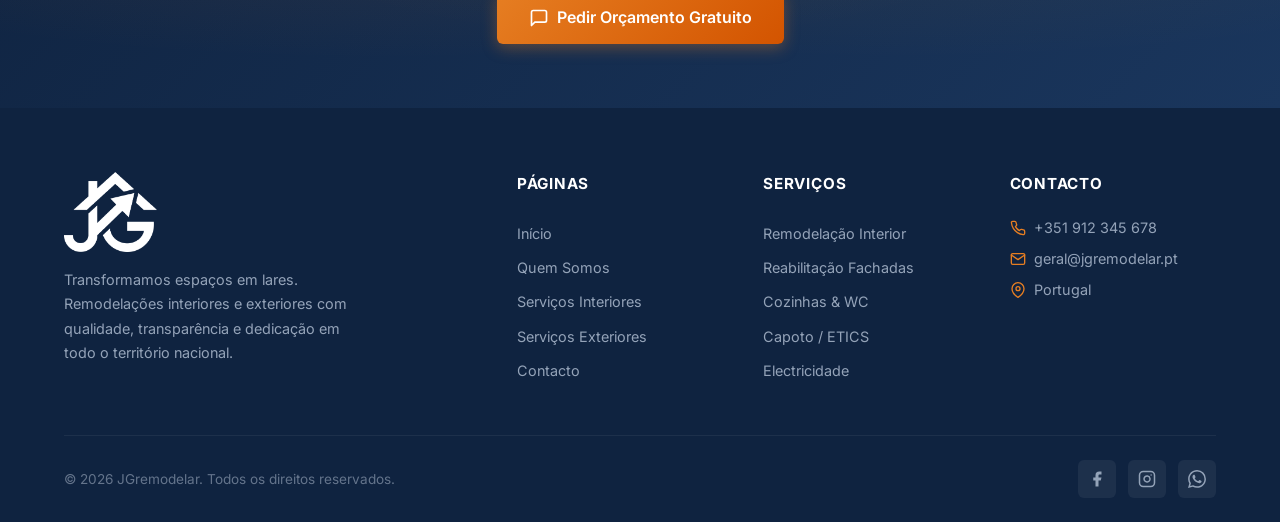
<file: servicos-exteriores.html>
<!DOCTYPE html>
<html lang="pt-PT">
<head>
  <meta charset="UTF-8" />
  <meta name="viewport" content="width=device-width, initial-scale=1.0" />
  <title>Serviços Exteriores — JGremodelar</title>
  <meta name="description" content="Serviços exteriores e reabilitação de fachadas: isolamento Capoto, pintura, impermeabilização, varandas, pátios e jardins. Orçamento gratuito." />
  <meta name="keywords" content="fachadas, capoto, ETICS, isolamento térmico, pintura exterior, impermeabilização, varandas, Portugal" />
  <link rel="icon" href="data:image/svg+xml,<svg xmlns='http://www.w3.org/2000/svg' viewBox='0 0 100 100'><text y='.9em' font-size='90'>🏠</text></svg>" />
  <link rel="preconnect" href="https://fonts.googleapis.com" />
  <link rel="preconnect" href="https://fonts.gstatic.com" crossorigin />
  <link href="https://fonts.googleapis.com/css2?family=Inter:wght@400;500;600;700;800&display=swap" rel="stylesheet" />
  <link rel="stylesheet" href="assets/css/style.css?v=1.0" />
</head>
<body>

  <nav class="navbar" role="navigation" aria-label="Navegação principal">
    <div class="container">
      <a href="index.html" class="navbar-brand">
        <img src="assets/jgr-logo.png" alt="Logo JGremodelar" style="max-height: 60px; width: auto;" />
      </a>
      <button class="nav-toggle" aria-label="Abrir menu" aria-expanded="false">
        <span></span><span></span><span></span>
      </button>
      <div class="nav-overlay"></div>
      <ul class="nav-links">
        <li><a href="index.html">Início</a></li>
        <li><a href="quem-somos.html">Quem Somos</a></li>
        <li><a href="servicos-interiores.html">Interiores</a></li>
        <li><a href="servicos-exteriores.html">Exteriores</a></li>
        <li><a href="contacto.html" class="nav-cta">Contacto</a></li>
      </ul>
    </div>
  </nav>

  <section class="page-hero">
    <div class="container">
      <h1>Serviços Exteriores e Reabilitação de Fachadas</h1>
      <p>Proteja e valorize o seu imóvel com soluções profissionais de isolamento, impermeabilização e renovação exterior.</p>
    </div>
  </section>

  <section class="section">
    <div class="container">
      <div class="section-header reveal">
        <div class="section-label">Exteriores</div>
        <h2 class="section-title">Especialidades Exteriores</h2>
        <p class="section-subtitle">Soluções completas para proteger e renovar o exterior da sua casa ou edifício.</p>
      </div>

      <div class="services-grid">

        <div class="service-card reveal">
          <div class="service-card-icon">
            <svg viewBox="0 0 24 24" fill="none" stroke="currentColor" stroke-width="1.8" stroke-linecap="round" stroke-linejoin="round">
              <rect x="4" y="4" width="16" height="16" rx="2"/>
              <path d="M9 4v16"/>
              <path d="M15 4v16"/>
              <path d="M4 9h16"/>
              <path d="M4 15h16"/>
            </svg>
          </div>
          <h3>Isolamento Térmico pelo Exterior (Capoto / ETICS)</h3>
          <p>Proteção contra o frio e calor, eliminando humidades e aumentando a eficiência energética do seu imóvel. A solução mais eficaz para o conforto térmico.</p>
        </div>

        <div class="service-card reveal">
          <div class="service-card-icon">
            <svg viewBox="0 0 24 24" fill="none" stroke="currentColor" stroke-width="1.8" stroke-linecap="round" stroke-linejoin="round">
              <rect x="3" y="3" width="18" height="18" rx="2"/>
              <line x1="3" y1="9" x2="21" y2="9"/>
              <line x1="9" y1="3" x2="9" y2="21"/>
              <line x1="15" y1="3" x2="15" y2="9"/>
            </svg>
          </div>
          <h3>Pintura e Lavagem de Fachadas</h3>
          <p>Limpeza com alta pressão, reparação de fissuras e aplicação de tintas de alta resistência intempérica para uma fachada renovada e protegida.</p>
        </div>

        <div class="service-card reveal">
          <div class="service-card-icon">
            <svg viewBox="0 0 24 24" fill="none" stroke="currentColor" stroke-width="1.8" stroke-linecap="round" stroke-linejoin="round">
              <path d="M12 22s-8-4.5-8-11.8A8 8 0 0 1 12 2a8 8 0 0 1 8 8.2c0 7.3-8 11.8-8 11.8z"/>
              <path d="M8 12h8"/>
              <path d="M12 8v8"/>
            </svg>
          </div>
          <h3>Impermeabilização de Coberturas e Terraços</h3>
          <p>Aplicação de telas e isolamentos para eliminar infiltrações em telhados e varandas. Adeus às humidades e infiltrações.</p>
        </div>

        <div class="service-card reveal">
          <div class="service-card-icon">
            <svg viewBox="0 0 24 24" fill="none" stroke="currentColor" stroke-width="1.8" stroke-linecap="round" stroke-linejoin="round">
              <path d="M3 3h18v18H3z"/>
              <path d="M3 9h18"/>
              <path d="M9 3v18"/>
              <rect x="10" y="10" width="4" height="4"/>
            </svg>
          </div>
          <h3>Remodelação de Varandas, Pátios e Jardins</h3>
          <p>Aplicação de decks (madeira ou compósito), churrasqueiras e pavimentos exteriores antiderrapantes para aproveitar ao máximo o seu espaço exterior.</p>
        </div>

        <div class="service-card reveal">
          <div class="service-card-icon">
            <svg viewBox="0 0 24 24" fill="none" stroke="currentColor" stroke-width="1.8" stroke-linecap="round" stroke-linejoin="round">
              <rect x="4" y="4" width="16" height="16" rx="2"/>
              <line x1="4" y1="10" x2="20" y2="10"/>
              <line x1="10" y1="4" x2="10" y2="20"/>
            </svg>
          </div>
          <h3>Muros e Vedações</h3>
          <p>Construção, reparação e pintura de muros perimetrais para delimitar e proteger a sua propriedade com qualidade e durabilidade.</p>
        </div>

      </div></div>
  </section>

  <section class="cta-section reveal">
    <div class="container">
      <h2>Quer renovar o exterior da sua casa?</h2>
      <p>Solicite o seu orçamento gratuito e sem compromisso. Respondemos em 24 horas.</p>
      <a href="https://wa.me/351912345678?text=Olá!%20Gostaria%20de%20um%20orçamento%20para%20serviços%20exteriores." target="_blank" rel="noopener" class="btn btn-primary">
        <svg width="20" height="20" viewBox="0 0 24 24" fill="none" stroke="currentColor" stroke-width="2" stroke-linecap="round" stroke-linejoin="round"><path d="M21 15a2 2 0 0 1-2 2H7l-4 4V5a2 2 0 0 1 2-2h14a2 2 0 0 1 2 2z"/></svg>
        Pedir Orçamento Gratuito
      </a>
    </div>
  </section>

  <footer class="footer">
    <div class="container">
      <div class="footer-grid">
        <div class="footer-brand">
          <a href="index.html" class="navbar-brand">
            <img src="assets/jgr-logo.png" alt="Logo JGremodelar" style="max-height: 80px; width: auto;" />
          </a>
          <p>Transformamos espaços em lares. Remodelações interiores e exteriores com qualidade, transparência e dedicação em todo o território nacional.</p>
        </div>
        <div>
          <h4>Páginas</h4>
          <div class="footer-links">
            <a href="index.html">Início</a>
            <a href="quem-somos.html">Quem Somos</a>
            <a href="servicos-interiores.html">Serviços Interiores</a>
            <a href="servicos-exteriores.html">Serviços Exteriores</a>
            <a href="contacto.html">Contacto</a>
          </div>
        </div>
        <div>
          <h4>Serviços</h4>
          <div class="footer-links">
            <a href="servicos-interiores.html">Remodelação Interior</a>
            <a href="servicos-exteriores.html">Reabilitação Fachadas</a>
            <a href="servicos-interiores.html">Cozinhas &amp; WC</a>
            <a href="servicos-exteriores.html">Capoto / ETICS</a>
            <a href="servicos-interiores.html">Electricidade</a>
          </div>
        </div>
        <div>
          <h4>Contacto</h4>
          <div class="footer-contact">
            <p><svg viewBox="0 0 24 24" fill="none" stroke="currentColor" stroke-width="2" stroke-linecap="round" stroke-linejoin="round" style="width:16px;height:16px;"><path d="M22 16.92v3a2 2 0 0 1-2.18 2 19.79 19.79 0 0 1-8.63-3.07 19.5 19.5 0 0 1-6-6 19.79 19.79 0 0 1-3.07-8.67A2 2 0 0 1 4.11 2h3a2 2 0 0 1 2 1.72 12.84 12.84 0 0 0 .7 2.81 2 2 0 0 1-.45 2.11L8.09 9.91a16 16 0 0 0 6 6l1.27-1.27a2 2 0 0 1 2.11-.45 12.84 12.84 0 0 0 2.81.7A2 2 0 0 1 22 16.92z"/></svg> +351 912 345 678</p>
            <p><svg viewBox="0 0 24 24" fill="none" stroke="currentColor" stroke-width="2" stroke-linecap="round" stroke-linejoin="round" style="width:16px;height:16px;"><path d="M4 4h16c1.1 0 2 .9 2 2v12c0 1.1-.9 2-2 2H4c-1.1 0-2-.9-2-2V6c0-1.1.9-2 2-2z"/><polyline points="22,6 12,13 2,6"/></svg> geral@jgremodelar.pt</p>
            <p><svg viewBox="0 0 24 24" fill="none" stroke="currentColor" stroke-width="2" stroke-linecap="round" stroke-linejoin="round" style="width:16px;height:16px;"><path d="M21 10c0 7-9 13-9 13s-9-6-9-13a9 9 0 0 1 18 0z"/><circle cx="12" cy="10" r="3"/></svg> Portugal</p>
          </div>
        </div>
      </div>
      <div class="footer-bottom">
        <p>&copy; 2026 JGremodelar. Todos os direitos reservados.</p>
        <div class="footer-social">
          <a href="#" aria-label="Facebook"><svg viewBox="0 0 24 24" fill="currentColor" style="width:18px;height:18px;"><path d="M18 2h-3a5 5 0 0 0-5 5v3H7v4h3v8h4v-8h3l1-4h-4V7a1 1 0 0 1 1-1h3z"/></svg></a>
          <a href="#" aria-label="Instagram"><svg viewBox="0 0 24 24" fill="none" stroke="currentColor" stroke-width="2" stroke-linecap="round" stroke-linejoin="round" style="width:18px;height:18px;"><rect x="2" y="2" width="20" height="20" rx="5" ry="5"/><path d="M16 11.37A4 4 0 1 1 12.63 8 4 4 0 0 1 16 11.37z"/><line x1="17.5" y1="6.5" x2="17.51" y2="6.5"/></svg></a>
          <a href="https://wa.me/351912345678" target="_blank" rel="noopener" aria-label="WhatsApp"><svg viewBox="0 0 24 24" fill="currentColor" style="width:18px;height:18px;"><path d="M17.472 14.382c-.297-.149-1.758-.867-2.03-.967-.273-.099-.471-.148-.67.15-.197.297-.767.966-.94 1.164-.173.199-.347.223-.644.075-.297-.15-1.255-.463-2.39-1.475-.883-.788-1.48-1.761-1.653-2.059-.173-.297-.018-.458.13-.606.134-.133.298-.347.446-.52.149-.174.198-.298.298-.497.099-.198.05-.371-.025-.52-.075-.149-.669-1.612-.916-2.207-.242-.579-.487-.5-.669-.51-.173-.008-.371-.01-.57-.01-.198 0-.52.074-.792.372-.272.297-1.04 1.016-1.04 2.479 0 1.462 1.065 2.875 1.213 3.074.149.198 2.096 3.2 5.077 4.487.709.306 1.262.489 1.694.625.712.227 1.36.195 1.871.118.571-.085 1.758-.719 2.006-1.413.248-.694.248-1.289.173-1.413-.074-.124-.272-.198-.57-.347m-5.421 7.403h-.004a9.87 9.87 0 0 1-5.031-1.378l-.361-.214-3.741.982.998-3.648-.235-.374a9.86 9.86 0 0 1-1.51-5.26c.001-5.45 4.436-9.884 9.888-9.884 2.64 0 5.122 1.03 6.988 2.898a9.825 9.825 0 0 1 2.893 6.994c-.003 5.45-4.437 9.884-9.885 9.884m8.413-18.297A11.815 11.815 0 0 0 12.05 0C5.495 0 .16 5.335.157 11.892c0 2.096.547 4.142 1.588 5.945L.057 24l6.305-1.654a11.882 11.882 0 0 0 5.683 1.448h.005c6.554 0 11.89-5.335 11.893-11.893a11.821 11.821 0 0 0-3.48-8.413z"/></svg>
  </a>

  <script src="assets/js/main.js?v=1.0"></script>
</body>
</html>
</file>
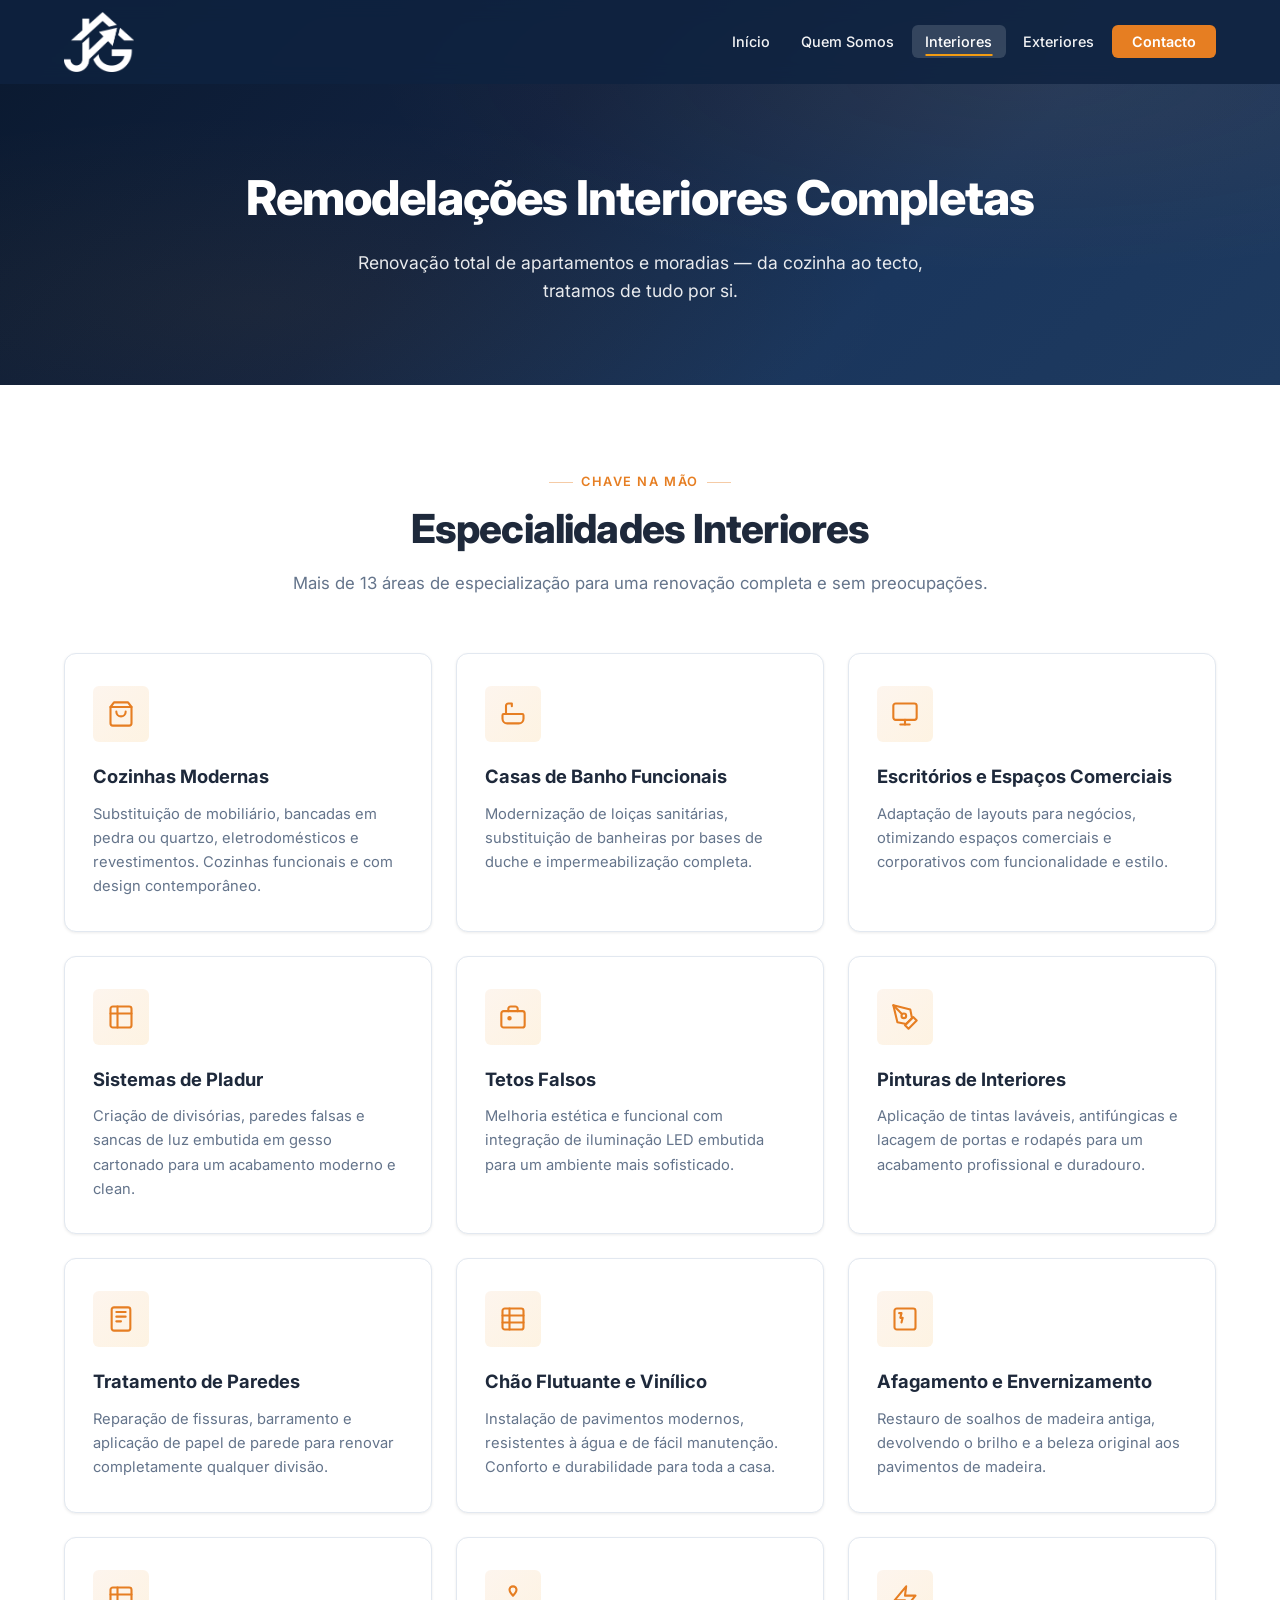
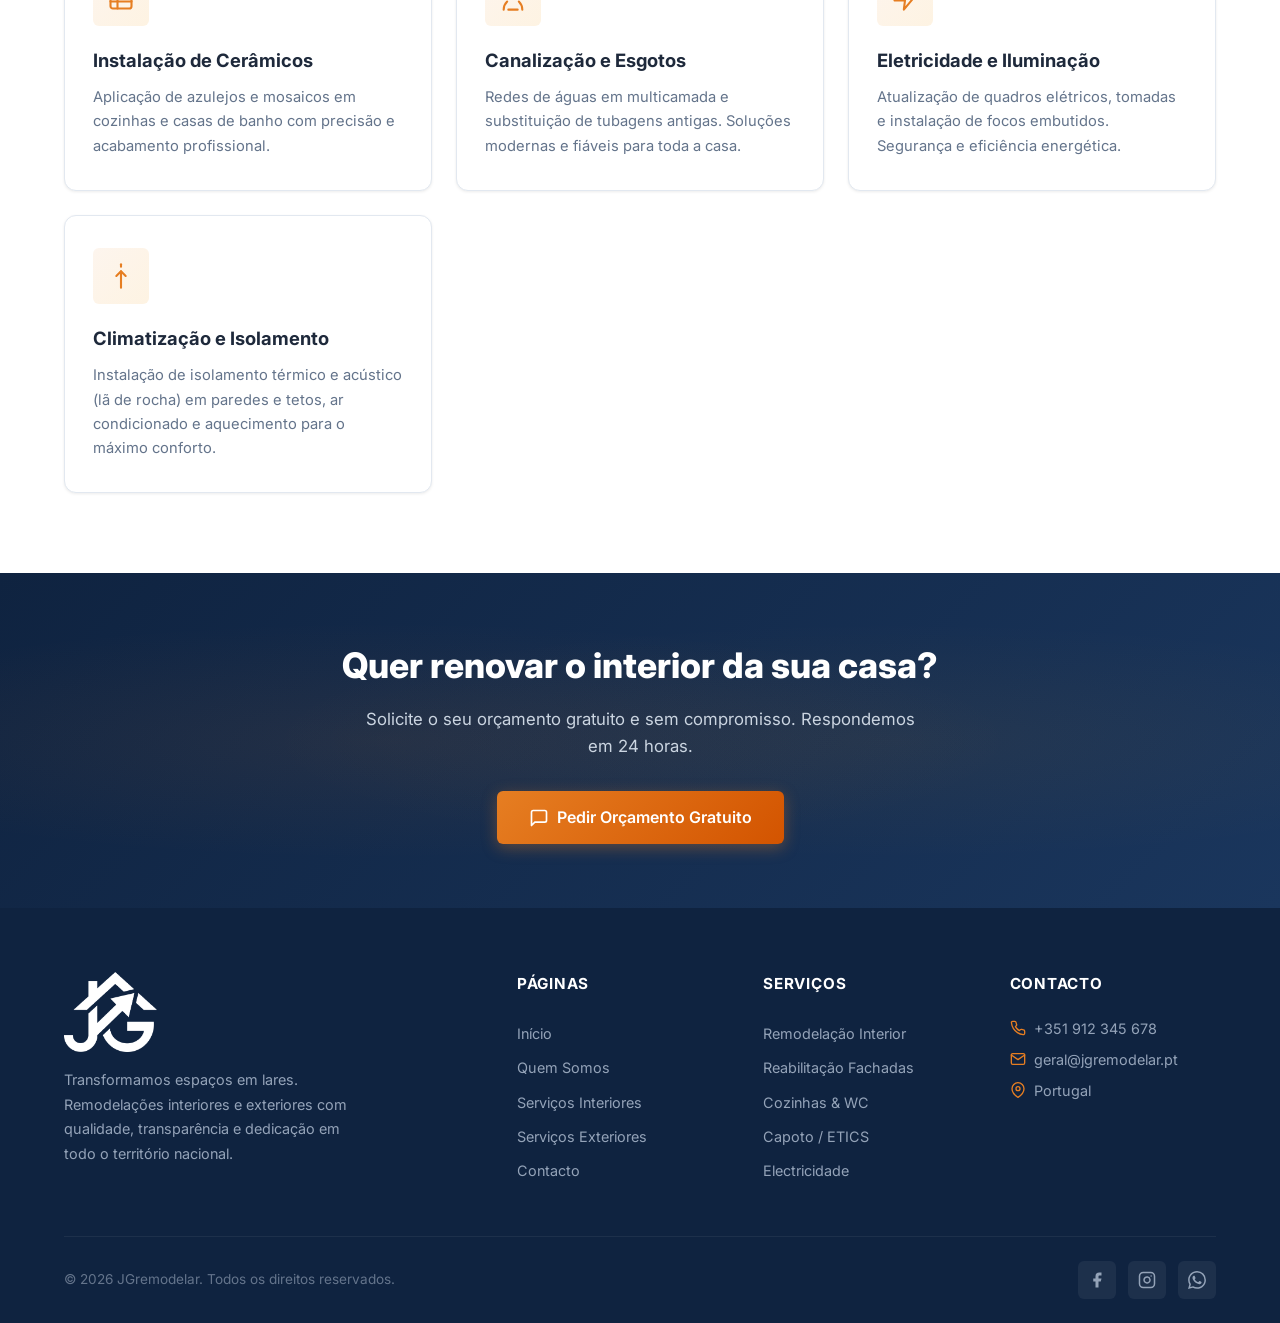
<file: servicos-interiores.html>
<!DOCTYPE html>
<html lang="pt-PT">
<head>
  <meta charset="UTF-8" />
  <meta name="viewport" content="width=device-width, initial-scale=1.0" />
  <title>Remodelações Interiores — JGremodelar</title>
  <meta name="description" content="Remodelações interiores completas chave na mão: cozinhas, casas de banho, pladur, canalização, eletricidade e mais. Orçamento gratuito." />
  <meta name="keywords" content="remodelação interior, cozinhas, casas de banho, pladur, canalização, eletricidade, Portugal" />
  <link rel="icon" href="data:image/svg+xml,<svg xmlns='http://www.w3.org/2000/svg' viewBox='0 0 100 100'><text y='.9em' font-size='90'>🏠</text></svg>" />
  <link rel="preconnect" href="https://fonts.googleapis.com" />
  <link rel="preconnect" href="https://fonts.gstatic.com" crossorigin />
  <link href="https://fonts.googleapis.com/css2?family=Inter:wght@400;500;600;700;800&display=swap" rel="stylesheet" />
  <link rel="stylesheet" href="assets/css/style.css?v=1.0" />
</head>
<body>

  <nav class="navbar" role="navigation" aria-label="Navegação principal">
    <div class="container">
      <a href="index.html" class="navbar-brand">
        <img src="assets/jgr-logo.png" alt="Logo JGremodelar" style="max-height: 60px; width: auto;" />
      </a>
      <button class="nav-toggle" aria-label="Abrir menu" aria-expanded="false">
        <span></span><span></span><span></span>
      </button>
      <div class="nav-overlay"></div>
      <ul class="nav-links">
        <li><a href="index.html">Início</a></li>
        <li><a href="quem-somos.html">Quem Somos</a></li>
        <li><a href="servicos-interiores.html">Interiores</a></li>
        <li><a href="servicos-exteriores.html">Exteriores</a></li>
        <li><a href="contacto.html" class="nav-cta">Contacto</a></li>
      </ul>
    </div>
  </nav>

  <section class="page-hero">
    <div class="container">
      <h1>Remodelações Interiores Completas</h1>
      <p>Renovação total de apartamentos e moradias — da cozinha ao tecto, tratamos de tudo por si.</p>
    </div>
  </section>

  <section class="section">
    <div class="container">
      <div class="section-header reveal">
        <div class="section-label">Chave na Mão</div>
        <h2 class="section-title">Especialidades Interiores</h2>
        <p class="section-subtitle">Mais de 13 áreas de especialização para uma renovação completa e sem preocupações.</p>
      </div>

      <div class="services-grid">

        <div class="service-card reveal">
          <div class="service-card-icon">
            <svg viewBox="0 0 24 24" fill="none" stroke="currentColor" stroke-width="1.8" stroke-linecap="round" stroke-linejoin="round">
              <path d="M6 2L3 6v14a2 2 0 0 0 2 2h14a2 2 0 0 0 2-2V6l-3-4z"/>
              <line x1="3" y1="6" x2="21" y2="6"/>
              <path d="M16 10a4 4 0 0 1-8 0"/>
            </svg>
          </div>
          <h3>Cozinhas Modernas</h3>
          <p>Substituição de mobiliário, bancadas em pedra ou quartzo, eletrodomésticos e revestimentos. Cozinhas funcionais e com design contemporâneo.</p>
        </div>

        <div class="service-card reveal">
          <div class="service-card-icon">
            <svg viewBox="0 0 24 24" fill="none" stroke="currentColor" stroke-width="1.8" stroke-linecap="round" stroke-linejoin="round">
              <path d="M4 12h16a1 1 0 0 1 1 1v3a4 4 0 0 1-4 4H7a4 4 0 0 1-4-4v-3a1 1 0 0 1 1-1z"/>
              <path d="M6 12V5a2 2 0 0 1 2-2h3v2.25"/>
            </svg>
          </div>
          <h3>Casas de Banho Funcionais</h3>
          <p>Modernização de loiças sanitárias, substituição de banheiras por bases de duche e impermeabilização completa.</p>
        </div>

        <div class="service-card reveal">
          <div class="service-card-icon">
            <svg viewBox="0 0 24 24" fill="none" stroke="currentColor" stroke-width="1.8" stroke-linecap="round" stroke-linejoin="round">
              <rect x="2" y="3" width="20" height="14" rx="2" ry="2"/>
              <line x1="8" y1="21" x2="16" y2="21"/>
              <line x1="12" y1="17" x2="12" y2="21"/>
            </svg>
          </div>
          <h3>Escritórios e Espaços Comerciais</h3>
          <p>Adaptação de layouts para negócios, otimizando espaços comerciais e corporativos com funcionalidade e estilo.</p>
        </div>

        <div class="service-card reveal">
          <div class="service-card-icon">
            <svg viewBox="0 0 24 24" fill="none" stroke="currentColor" stroke-width="1.8" stroke-linecap="round" stroke-linejoin="round">
              <rect x="3" y="3" width="18" height="18" rx="2"/>
              <line x1="3" y1="9" x2="21" y2="9"/>
              <line x1="9" y1="3" x2="9" y2="21"/>
            </svg>
          </div>
          <h3>Sistemas de Pladur</h3>
          <p>Criação de divisórias, paredes falsas e sancas de luz embutida em gesso cartonado para um acabamento moderno e clean.</p>
        </div>

        <div class="service-card reveal">
          <div class="service-card-icon">
            <svg viewBox="0 0 24 24" fill="none" stroke="currentColor" stroke-width="1.8" stroke-linecap="round" stroke-linejoin="round">
              <rect x="2" y="7" width="20" height="14" rx="2" ry="2"/>
              <path d="M16 7V5a2 2 0 0 0-2-2h-4a2 2 0 0 0-2 2v2"/>
              <circle cx="9" cy="13" r="1"/>
            </svg>
          </div>
          <h3>Tetos Falsos</h3>
          <p>Melhoria estética e funcional com integração de iluminação LED embutida para um ambiente mais sofisticado.</p>
        </div>

        <div class="service-card reveal">
          <div class="service-card-icon">
            <svg viewBox="0 0 24 24" fill="none" stroke="currentColor" stroke-width="1.8" stroke-linecap="round" stroke-linejoin="round">
              <path d="M12 19l7-7 3 3-7 7-3-3z"/>
              <path d="M18 13l-1.5-7.5L2 2l3.5 14.5L13 18l5-5z"/>
              <path d="M2 2l7.586 7.586"/>
              <circle cx="11" cy="11" r="2"/>
            </svg>
          </div>
          <h3>Pinturas de Interiores</h3>
          <p>Aplicação de tintas laváveis, antifúngicas e lacagem de portas e rodapés para um acabamento profissional e duradouro.</p>
        </div>

        <div class="service-card reveal">
          <div class="service-card-icon">
            <svg viewBox="0 0 24 24" fill="none" stroke="currentColor" stroke-width="1.8" stroke-linecap="round" stroke-linejoin="round">
              <rect x="4" y="2" width="16" height="20" rx="2"/>
              <line x1="8" y1="6" x2="16" y2="6"/>
              <line x1="8" y1="10" x2="16" y2="10"/>
              <line x1="8" y1="14" x2="12" y2="14"/>
            </svg>
          </div>
          <h3>Tratamento de Paredes</h3>
          <p>Reparação de fissuras, barramento e aplicação de papel de parede para renovar completamente qualquer divisão.</p>
        </div>

        <div class="service-card reveal">
          <div class="service-card-icon">
            <svg viewBox="0 0 24 24" fill="none" stroke="currentColor" stroke-width="1.8" stroke-linecap="round" stroke-linejoin="round">
              <rect x="3" y="3" width="18" height="18" rx="2"/>
              <line x1="3" y1="9" x2="21" y2="9"/>
              <line x1="3" y1="15" x2="21" y2="15"/>
              <line x1="9" y1="3" x2="9" y2="21"/>
            </svg>
          </div>
          <h3>Chão Flutuante e Vinílico</h3>
          <p>Instalação de pavimentos modernos, resistentes à água e de fácil manutenção. Conforto e durabilidade para toda a casa.</p>
        </div>

        <div class="service-card reveal">
          <div class="service-card-icon">
            <svg viewBox="0 0 24 24" fill="none" stroke="currentColor" stroke-width="1.8" stroke-linecap="round" stroke-linejoin="round">
              <rect x="3" y="3" width="18" height="18" rx="2"/>
              <path d="M7 7h2l-1 4h2l-1 4"/>
            </svg>
          </div>
          <h3>Afagamento e Envernizamento</h3>
          <p>Restauro de soalhos de madeira antiga, devolvendo o brilho e a beleza original aos pavimentos de madeira.</p>
        </div>

        <div class="service-card reveal">
          <div class="service-card-icon">
            <svg viewBox="0 0 24 24" fill="none" stroke="currentColor" stroke-width="1.8" stroke-linecap="round" stroke-linejoin="round">
              <rect x="3" y="3" width="18" height="18" rx="2"/>
              <line x1="3" y1="9" x2="21" y2="9"/>
              <line x1="3" y1="15" x2="21" y2="15"/>
              <line x1="9" y1="3" x2="9" y2="21"/>
            </svg>
          </div>
          <h3>Instalação de Cerâmicos</h3>
          <p>Aplicação de azulejos e mosaicos em cozinhas e casas de banho com precisão e acabamento profissional.</p>
        </div>

        <div class="service-card reveal">
          <div class="service-card-icon">
            <svg viewBox="0 0 24 24" fill="none" stroke="currentColor" stroke-width="1.8" stroke-linecap="round" stroke-linejoin="round">
              <path d="M12 2a3 3 0 0 0-3 3c0 1.5 1 3 3 5 2-2 3-3.5 3-5a3 3 0 0 0-3-3z"/>
              <path d="M4 22c0-3 1-5 3-7"/>
              <path d="M20 22c0-3-1-5-3-7"/>
              <path d="M8 22h8"/>
            </svg>
          </div>
          <h3>Canalização e Esgotos</h3>
          <p>Redes de águas em multicamada e substituição de tubagens antigas. Soluções modernas e fiáveis para toda a casa.</p>
        </div>

        <div class="service-card reveal">
          <div class="service-card-icon">
            <svg viewBox="0 0 24 24" fill="none" stroke="currentColor" stroke-width="1.8" stroke-linecap="round" stroke-linejoin="round">
              <path d="M13 2L3 14h9l-1 8 10-12h-9l1-8z"/>
            </svg>
          </div>
          <h3>Eletricidade e Iluminação</h3>
          <p>Atualização de quadros elétricos, tomadas e instalação de focos embutidos. Segurança e eficiência energética.</p>
        </div>

        <div class="service-card reveal">
          <div class="service-card-icon">
            <svg viewBox="0 0 24 24" fill="none" stroke="currentColor" stroke-width="1.8" stroke-linecap="round" stroke-linejoin="round">
              <path d="M12 22V8"/>
              <path d="M8 12l4-4 4 4"/>
              <path d="M12 2v2"/>
            </svg>
          </div>
          <h3>Climatização e Isolamento</h3>
          <p>Instalação de isolamento térmico e acústico (lã de rocha) em paredes e tetos, ar condicionado e aquecimento para o máximo conforto.</p>
        </div>

      </div></div>
  </section>

  <section class="cta-section reveal">
    <div class="container">
      <h2>Quer renovar o interior da sua casa?</h2>
      <p>Solicite o seu orçamento gratuito e sem compromisso. Respondemos em 24 horas.</p>
      <a href="https://wa.me/351912345678?text=Olá!%20Gostaria%20de%20um%20orçamento%20para%20remodelação%20interior." target="_blank" rel="noopener" class="btn btn-primary">
        <svg width="20" height="20" viewBox="0 0 24 24" fill="none" stroke="currentColor" stroke-width="2" stroke-linecap="round" stroke-linejoin="round"><path d="M21 15a2 2 0 0 1-2 2H7l-4 4V5a2 2 0 0 1 2-2h14a2 2 0 0 1 2 2z"/></svg>
        Pedir Orçamento Gratuito
      </a>
    </div>
  </section>

  <footer class="footer">
    <div class="container">
      <div class="footer-grid">
        <div class="footer-brand">
          <a href="index.html" class="navbar-brand">
            <img src="assets/jgr-logo.png" alt="Logo JGremodelar" style="max-height: 80px; width: auto;" />
          </a>
          <p>Transformamos espaços em lares. Remodelações interiores e exteriores com qualidade, transparência e dedicação em todo o território nacional.</p>
        </div>
        <div>
          <h4>Páginas</h4>
          <div class="footer-links">
            <a href="index.html">Início</a>
            <a href="quem-somos.html">Quem Somos</a>
            <a href="servicos-interiores.html">Serviços Interiores</a>
            <a href="servicos-exteriores.html">Serviços Exteriores</a>
            <a href="contacto.html">Contacto</a>
          </div>
        </div>
        <div>
          <h4>Serviços</h4>
          <div class="footer-links">
            <a href="servicos-interiores.html">Remodelação Interior</a>
            <a href="servicos-exteriores.html">Reabilitação Fachadas</a>
            <a href="servicos-interiores.html">Cozinhas &amp; WC</a>
            <a href="servicos-exteriores.html">Capoto / ETICS</a>
            <a href="servicos-interiores.html">Electricidade</a>
          </div>
        </div>
        <div>
          <h4>Contacto</h4>
          <div class="footer-contact">
            <p><svg viewBox="0 0 24 24" fill="none" stroke="currentColor" stroke-width="2" stroke-linecap="round" stroke-linejoin="round" style="width:16px;height:16px;"><path d="M22 16.92v3a2 2 0 0 1-2.18 2 19.79 19.79 0 0 1-8.63-3.07 19.5 19.5 0 0 1-6-6 19.79 19.79 0 0 1-3.07-8.67A2 2 0 0 1 4.11 2h3a2 2 0 0 1 2 1.72 12.84 12.84 0 0 0 .7 2.81 2 2 0 0 1-.45 2.11L8.09 9.91a16 16 0 0 0 6 6l1.27-1.27a2 2 0 0 1 2.11-.45 12.84 12.84 0 0 0 2.81.7A2 2 0 0 1 22 16.92z"/></svg> +351 912 345 678</p>
            <p><svg viewBox="0 0 24 24" fill="none" stroke="currentColor" stroke-width="2" stroke-linecap="round" stroke-linejoin="round" style="width:16px;height:16px;"><path d="M4 4h16c1.1 0 2 .9 2 2v12c0 1.1-.9 2-2 2H4c-1.1 0-2-.9-2-2V6c0-1.1.9-2 2-2z"/><polyline points="22,6 12,13 2,6"/></svg> geral@jgremodelar.pt</p>
            <p><svg viewBox="0 0 24 24" fill="none" stroke="currentColor" stroke-width="2" stroke-linecap="round" stroke-linejoin="round" style="width:16px;height:16px;"><path d="M21 10c0 7-9 13-9 13s-9-6-9-13a9 9 0 0 1 18 0z"/><circle cx="12" cy="10" r="3"/></svg> Portugal</p>
          </div>
        </div>
      </div>
      <div class="footer-bottom">
        <p>&copy; 2026 JGremodelar. Todos os direitos reservados.</p>
        <div class="footer-social">
          <a href="#" aria-label="Facebook"><svg viewBox="0 0 24 24" fill="currentColor" style="width:18px;height:18px;"><path d="M18 2h-3a5 5 0 0 0-5 5v3H7v4h3v8h4v-8h3l1-4h-4V7a1 1 0 0 1 1-1h3z"/></svg></a>
          <a href="#" aria-label="Instagram"><svg viewBox="0 0 24 24" fill="none" stroke="currentColor" stroke-width="2" stroke-linecap="round" stroke-linejoin="round" style="width:18px;height:18px;"><rect x="2" y="2" width="20" height="20" rx="5" ry="5"/><path d="M16 11.37A4 4 0 1 1 12.63 8 4 4 0 0 1 16 11.37z"/><line x1="17.5" y1="6.5" x2="17.51" y2="6.5"/></svg></a>
          <a href="https://wa.me/351912345678" target="_blank" rel="noopener" aria-label="WhatsApp"><svg viewBox="0 0 24 24" fill="currentColor" style="width:18px;height:18px;"><path d="M17.472 14.382c-.297-.149-1.758-.867-2.03-.967-.273-.099-.471-.148-.67.15-.197.297-.767.966-.94 1.164-.173.199-.347.223-.644.075-.297-.15-1.255-.463-2.39-1.475-.883-.788-1.48-1.761-1.653-2.059-.173-.297-.018-.458.13-.606.134-.133.298-.347.446-.52.149-.174.198-.298.298-.497.099-.198.05-.371-.025-.52-.075-.149-.669-1.612-.916-2.207-.242-.579-.487-.5-.669-.51-.173-.008-.371-.01-.57-.01-.198 0-.52.074-.792.372-.272.297-1.04 1.016-1.04 2.479 0 1.462 1.065 2.875 1.213 3.074.149.198 2.096 3.2 5.077 4.487.709.306 1.262.489 1.694.625.712.227 1.36.195 1.871.118.571-.085 1.758-.719 2.006-1.413.248-.694.248-1.289.173-1.413-.074-.124-.272-.198-.57-.347m-5.421 7.403h-.004a9.87 9.87 0 0 1-5.031-1.378l-.361-.214-3.741.982.998-3.648-.235-.374a9.86 9.86 0 0 1-1.51-5.26c.001-5.45 4.436-9.884 9.888-9.884 2.64 0 5.122 1.03 6.988 2.898a9.825 9.825 0 0 1 2.893 6.994c-.003 5.45-4.437 9.884-9.885 9.884m8.413-18.297A11.815 11.815 0 0 0 12.05 0C5.495 0 .16 5.335.157 11.892c0 2.096.547 4.142 1.588 5.945L.057 24l6.305-1.654a11.882 11.882 0 0 0 5.683 1.448h.005c6.554 0 11.89-5.335 11.893-11.893a11.821 11.821 0 0 0-3.48-8.413z"/></svg>
  </a>

  <script src="assets/js/main.js?v=1.0"></script>
</body>
</html>
</file>
<file: assets/css/style.css>
/* ========================================
   JGremodelar — Estilos Globais
   Design System para Site Institucional
   ======================================== */

/* --- Variáveis / Design Tokens --- */
:root {
  /* Cores principais */
  --color-primary: #1a365d;
  --color-primary-light: #2a4a7f;
  --color-primary-dark: #0f2340;

  --color-accent: #e67e22;
  --color-accent-light: #f39c12;
  --color-accent-dark: #d35400;

  --color-dark: #1e293b;
  --color-dark-2: #334155;
  --color-gray-100: #f1f5f9;
  --color-gray-200: #e2e8f0;
  --color-gray-300: #cbd5e1;
  --color-gray-400: #94a3b8;
  --color-gray-500: #64748b;
  --color-gray-600: #475569;

  --color-white: #ffffff;
  --color-black: #0f172a;

  --color-success: #16a34a;
  --color-whatsapp: #25d366;

  /* Tipografia */
  --font-primary: 'Inter', -apple-system, BlinkMacSystemFont, 'Segoe UI', Roboto, sans-serif;
  --font-heading: 'Inter', -apple-system, BlinkMacSystemFont, 'Segoe UI', Roboto, sans-serif;

  /* Tamanhos */
  --container-max: 1200px;
  --container-padding: 1.5rem;

  /* Transições */
  --transition-fast: 0.2s ease;
  --transition-base: 0.3s ease;
  --transition-slow: 0.5s ease;

  /* Sombras */
  --shadow-sm: 0 1px 3px rgba(0, 0, 0, 0.08);
  --shadow-md: 0 4px 12px rgba(0, 0, 0, 0.1);
  --shadow-lg: 0 12px 40px rgba(0, 0, 0, 0.15);
  --shadow-xl: 0 25px 50px rgba(0, 0, 0, 0.2);

  /* Bordas */
  --radius-sm: 6px;
  --radius-md: 12px;
  --radius-lg: 20px;
  --radius-full: 9999px;
}

/* --- Reset & Base --- */
*,
*::before,
*::after {
  margin: 0;
  padding: 0;
  box-sizing: border-box;
}

html {
  scroll-behavior: smooth;
  font-size: 16px;
}

body {
  font-family: var(--font-primary);
  color: var(--color-dark);
  background-color: var(--color-white);
  line-height: 1.6;
  -webkit-font-smoothing: antialiased;
  -moz-osx-font-smoothing: grayscale;
  overflow-x: hidden;
}

img {
  max-width: 100%;
  height: auto;
  display: block;
}

a {
  color: var(--color-primary);
  text-decoration: none;
  transition: color var(--transition-fast);
}

a:hover {
  color: var(--color-accent);
}

ul {
  list-style: none;
}

/* --- Container --- */
.container {
  max-width: var(--container-max);
  margin: 0 auto;
  padding: 0 var(--container-padding);
}

/* --- Buttons --- */
.btn {
  display: inline-flex;
  align-items: center;
  justify-content: center;
  gap: 0.5rem;
  font-family: var(--font-primary);
  font-weight: 600;
  font-size: 1rem;
  padding: 0.85rem 2rem;
  border-radius: var(--radius-sm);
  border: none;
  cursor: pointer;
  transition: all var(--transition-base);
  text-decoration: none;
  white-space: nowrap;
}

.btn-primary {
  background: linear-gradient(135deg, var(--color-accent), var(--color-accent-dark));
  color: var(--color-white);
  box-shadow: 0 4px 15px rgba(230, 126, 34, 0.35);
}

.btn-primary:hover {
  transform: translateY(-2px);
  box-shadow: 0 6px 25px rgba(230, 126, 34, 0.45);
  color: var(--color-white);
}

.btn-outline {
  background: transparent;
  color: var(--color-white);
  border: 2px solid var(--color-white);
}

.btn-outline:hover {
  background: var(--color-white);
  color: var(--color-primary);
  transform: translateY(-2px);
}

.btn-outline-dark {
  background: transparent;
  color: var(--color-primary);
  border: 2px solid var(--color-primary);
}

.btn-outline-dark:hover {
  background: var(--color-primary);
  color: var(--color-white);
  transform: translateY(-2px);
}

.btn-whatsapp {
  background: var(--color-whatsapp);
  color: var(--color-white);
  box-shadow: 0 4px 15px rgba(37, 211, 102, 0.35);
}

.btn-whatsapp:hover {
  background: #20bd5a;
  transform: translateY(-2px);
  box-shadow: 0 6px 25px rgba(37, 211, 102, 0.45);
  color: var(--color-white);
}

/* --- Navbar --- */
.navbar {
  position: fixed;
  top: 0;
  left: 0;
  right: 0;
  z-index: 1000;
  padding: 0.75rem 0;
  transition: all var(--transition-base);
  background: rgba(15, 35, 64, 0.85);
  backdrop-filter: blur(10px);
  -webkit-backdrop-filter: blur(10px);
}

.navbar.scrolled {
  background: rgba(10, 25, 47, 0.97);
  backdrop-filter: blur(12px);
  -webkit-backdrop-filter: blur(12px);
  box-shadow: 0 2px 25px rgba(0, 0, 0, 0.25);
  padding: 0.5rem 0;
}

.navbar .container {
  display: flex;
  align-items: center;
  justify-content: space-between;
}

.navbar-brand {
  display: flex;
  align-items: center;
  gap: 0.625rem;
  font-weight: 800;
  font-size: 1.35rem;
  color: var(--color-white);
  text-decoration: none;
}

/* O TRUQUE MÁGICO: Transforma a logo original em 100% branca e tira as sombras sujas */
.navbar-brand img,
.footer-brand img {
  filter: brightness(0) invert(1);
}

.navbar-brand .brand-icon {
  width: 40px;
  height: 40px;
  display: flex;
  align-items: center;
  justify-content: center;
}

.navbar-brand .brand-icon svg {
  width: 100%;
  height: 100%;
}

.navbar-brand span {
  font-size: 1.35rem;
  letter-spacing: -0.02em;
}

.navbar-brand span small {
  font-size: 0.65rem;
  font-weight: 400;
  display: block;
  opacity: 0.7;
  letter-spacing: 0.05em;
}

.nav-links {
  display: flex;
  align-items: center;
  gap: 0.25rem;
}

.nav-links a {
  color: rgba(255, 255, 255, 0.95);
  font-size: 0.9rem;
  font-weight: 500;
  padding: 0.5rem 0.85rem;
  border-radius: var(--radius-sm);
  transition: all var(--transition-fast);
  text-decoration: none;
  position: relative;
}

.nav-links a::after {
  content: '';
  position: absolute;
  bottom: 2px;
  left: 50%;
  transform: translateX(-50%) scaleX(0);
  width: calc(100% - 1.7rem);
  height: 2px;
  background: var(--color-accent-light);
  transition: transform var(--transition-base);
  transform-origin: center;
}

.nav-links a:hover,
.nav-links a.active {
  color: var(--color-white);
  background: rgba(255, 255, 255, 0.15);
}

.nav-links a:hover::after,
.nav-links a.active::after {
  transform: translateX(-50%) scaleX(1);
}

.nav-cta {
  background: var(--color-accent) !important;
  color: var(--color-white) !important;
  padding: 0.5rem 1.25rem !important;
  border-radius: var(--radius-sm) !important;
  font-weight: 600 !important;
}

.nav-cta::after {
  display: none !important;
}

.nav-cta:hover {
  background: var(--color-accent-dark) !important;
  transform: translateY(-1px);
  box-shadow: 0 4px 12px rgba(230, 126, 34, 0.35);
}

/* Hamburger */
.nav-toggle {
  display: none;
  flex-direction: column;
  gap: 5px;
  background: none;
  border: none;
  cursor: pointer;
  padding: 4px;
  z-index: 1001;
}

.nav-toggle span {
  display: block;
  width: 26px;
  height: 2.5px;
  background: var(--color-white);
  border-radius: 2px;
  transition: all var(--transition-base);
  transform-origin: center;
}

.nav-toggle.active span:nth-child(1) {
  transform: rotate(45deg) translate(5px, 5px);
}

.nav-toggle.active span:nth-child(2) {
  opacity: 0;
  transform: scaleX(0);
}

.nav-toggle.active span:nth-child(3) {
  transform: rotate(-45deg) translate(5px, -5px);
}

/* --- Hero --- */
.hero {
  position: relative;
  min-height: 100vh;
  display: flex;
  align-items: center;
  justify-content: center;
  overflow: hidden;
  padding-top: 80px;
}

.hero-bg {
  position: absolute;
  inset: 0;
  background: linear-gradient(135deg, #0a192f 0%, #112240 40%, #1a365d 70%, #1e3a5f 100%);
  z-index: 0;
}

.hero-bg::after {
  content: '';
  position: absolute;
  inset: 0;
  background:
    radial-gradient(ellipse at 25% 45%, rgba(230, 126, 34, 0.10) 0%, transparent 50%),
    radial-gradient(ellipse at 75% 25%, rgba(243, 156, 18, 0.06) 0%, transparent 40%),
    radial-gradient(ellipse at 50% 80%, rgba(26, 54, 93, 0.2) 0%, transparent 45%);
}

.hero-pattern {
  position: absolute;
  inset: 0;
  z-index: 1;
  opacity: 0.04;
  background-image:
    repeating-linear-gradient(0deg, transparent, transparent 40px, rgba(255, 255, 255, 0.1) 40px, rgba(255, 255, 255, 0.1) 41px),
    repeating-linear-gradient(90deg, transparent, transparent 40px, rgba(255, 255, 255, 0.1) 40px, rgba(255, 255, 255, 0.1) 41px);
}

.hero-grid {
  position: absolute;
  inset: 0;
  z-index: 1;
  display: grid;
  grid-template-columns: repeat(6, 1fr);
  grid-template-rows: repeat(6, 1fr);
}

.hero-content {
  position: relative;
  z-index: 2;
  text-align: center;
  color: var(--color-white);
  max-width: 850px;
  padding: 2rem 1.5rem;
}

.hero-badge {
  display: inline-flex;
  align-items: center;
  gap: 0.5rem;
  background: rgba(255, 255, 255, 0.08);
  backdrop-filter: blur(10px);
  border: 1px solid rgba(255, 255, 255, 0.12);
  padding: 0.5rem 1.25rem;
  border-radius: var(--radius-full);
  font-size: 0.85rem;
  font-weight: 500;
  margin-bottom: 1.5rem;
  color: var(--color-white);
}

.hero-badge span {
  color: var(--color-accent-light);
}

.hero h1 {
  font-size: clamp(2.2rem, 5vw, 3.8rem);
  font-weight: 800;
  line-height: 1.1;
  letter-spacing: -0.03em;
  margin-bottom: 1.25rem;
}

.hero h1 .highlight {
  background: linear-gradient(135deg, var(--color-accent-light), var(--color-accent));
  -webkit-background-clip: text;
  -webkit-text-fill-color: transparent;
  background-clip: text;
}

.hero p {
  font-size: clamp(1rem, 2vw, 1.2rem);
  color: rgba(255, 255, 255, 0.9);
  max-width: 650px;
  margin: 0 auto 2rem;
  line-height: 1.7;
}

.hero-actions {
  display: flex;
  align-items: center;
  justify-content: center;
  gap: 1rem;
  flex-wrap: wrap;
}

.hero-stats {
  display: flex;
  justify-content: center;
  gap: 2.5rem;
  margin-top: 3.5rem;
  padding-top: 2.5rem;
  border-top: 1px solid rgba(255, 255, 255, 0.08);
}

.hero-stat {
  text-align: center;
}

.hero-stat-number {
  font-size: 1.8rem;
  font-weight: 800;
  color: var(--color-white);
  line-height: 1;
}

.hero-stat-label {
  font-size: 0.8rem;
  color: rgba(255, 255, 255, 0.8);
  margin-top: 0.35rem;
}

/* --- Seções genéricas --- */
.section {
  padding: 5rem 0;
}

.section-header {
  text-align: center;
  max-width: 700px;
  margin: 0 auto 3.5rem;
}

.section-label {
  display: inline-flex;
  align-items: center;
  gap: 0.5rem;
  font-size: 0.8rem;
  font-weight: 600;
  text-transform: uppercase;
  letter-spacing: 0.12em;
  color: var(--color-accent);
  margin-bottom: 0.75rem;
}

.section-label::before,
.section-label::after {
  content: '';
  width: 24px;
  height: 1.5px;
  background: var(--color-accent);
  opacity: 0.4;
}

.section-title {
  font-size: clamp(1.8rem, 3.5vw, 2.5rem);
  font-weight: 800;
  color: var(--color-dark);
  line-height: 1.2;
  margin-bottom: 1rem;
  letter-spacing: -0.02em;
}

.section-subtitle {
  font-size: 1.05rem;
  color: var(--color-gray-500);
  line-height: 1.7;
}

.section-bg-light {
  background: var(--color-gray-100);
}

.section-bg-dark {
  background: var(--color-primary);
  color: var(--color-white);
}

.section-bg-dark .section-title {
  color: var(--color-white);
}

.section-bg-dark .section-subtitle {
  color: var(--color-gray-300);
}

/* --- Cards de Serviço --- */
.services-grid {
  display: grid;
  grid-template-columns: repeat(auto-fill, minmax(320px, 1fr));
  gap: 1.5rem;
}

.service-card {
  background: var(--color-white);
  border-radius: var(--radius-md);
  padding: 2rem 1.75rem;
  box-shadow: var(--shadow-sm);
  border: 1px solid var(--color-gray-200);
  transition: all var(--transition-base);
  position: relative;
  overflow: hidden;
}

.service-card::before {
  content: '';
  position: absolute;
  top: 0;
  left: 0;
  right: 0;
  height: 3px;
  background: linear-gradient(90deg, var(--color-accent), var(--color-accent-light));
  transform: scaleX(0);
  transform-origin: left;
  transition: transform var(--transition-base);
}

.service-card:hover {
  transform: translateY(-5px);
  box-shadow: var(--shadow-lg);
  border-color: transparent;
}

.service-card:hover::before {
  transform: scaleX(1);
}

.service-card-icon {
  width: 56px;
  height: 56px;
  display: flex;
  align-items: center;
  justify-content: center;
  background: linear-gradient(135deg, rgba(230, 126, 34, 0.08), rgba(243, 156, 18, 0.12));
  border-radius: var(--radius-sm);
  margin-bottom: 1.25rem;
  transition: all var(--transition-base);
}

.service-card:hover .service-card-icon {
  background: linear-gradient(135deg, var(--color-accent), var(--color-accent-dark));
}

.service-card:hover .service-card-icon svg {
  color: var(--color-white) !important;
}

.service-card-icon svg {
  width: 28px;
  height: 28px;
  color: var(--color-accent);
  transition: color var(--transition-base);
}

.service-card h3 {
  font-size: 1.15rem;
  font-weight: 700;
  color: var(--color-dark);
  margin-bottom: 0.625rem;
}

.service-card p {
  font-size: 0.92rem;
  color: var(--color-gray-500);
  line-height: 1.65;
}

/* --- Page Hero (pages internas) --- */
.page-hero {
  position: relative;
  padding: 10rem 0 5rem;
  background: linear-gradient(135deg, #0a192f 0%, #112240 40%, #1a365d 70%, #1e3a5f 100%);
  color: var(--color-white);
  text-align: center;
  overflow: hidden;
}

.page-hero::after {
  content: '';
  position: absolute;
  inset: 0;
  background:
    radial-gradient(ellipse at 80% 20%, rgba(230, 126, 34, 0.08) 0%, transparent 45%),
    radial-gradient(ellipse at 20% 80%, rgba(243, 156, 18, 0.05) 0%, transparent 45%);
  pointer-events: none;
}

.page-hero .container {
  position: relative;
  z-index: 1;
}

.page-hero h1 {
  font-size: clamp(2rem, 4vw, 3rem);
  font-weight: 800;
  letter-spacing: -0.02em;
  margin-bottom: 0.75rem;
}

.page-hero p {
  font-size: 1.1rem;
  color: rgba(255, 255, 255, 0.9);
  max-width: 600px;
  margin: 0 auto;
}

/* --- About Content --- */
.about-content {
  max-width: 850px;
  margin: 0 auto;
}

.about-block {
  margin-bottom: 3rem;
}

.about-block:last-child {
  margin-bottom: 0;
}

.about-block h2 {
  font-size: 1.5rem;
  font-weight: 700;
  color: var(--color-primary);
  margin-bottom: 1rem;
}

.about-block p {
  font-size: 1.05rem;
  color: var(--color-gray-600);
  line-height: 1.8;
}

.about-quote {
  background: linear-gradient(135deg, var(--color-gray-100), var(--color-white));
  border-left: 4px solid var(--color-accent);
  padding: 2rem 2.5rem;
  border-radius: 0 var(--radius-md) var(--radius-md) 0;
  margin: 2rem 0;
  font-size: 1.15rem;
  font-weight: 500;
  color: var(--color-dark);
  line-height: 1.7;
  font-style: italic;
}

.about-values {
  display: grid;
  grid-template-columns: repeat(auto-fit, minmax(220px, 1fr));
  gap: 1.5rem;
  margin-top: 2rem;
}

.value-item {
  background: var(--color-gray-100);
  border-radius: var(--radius-md);
  padding: 1.75rem;
  text-align: center;
  transition: all var(--transition-base);
}

.value-item:hover {
  background: var(--color-primary);
  color: var(--color-white);
  transform: translateY(-3px);
}

.value-item svg {
  width: 36px;
  height: 36px;
  color: var(--color-accent);
  margin-bottom: 1rem;
}

.value-item:hover svg {
  color: var(--color-accent-light);
}

.value-item h3 {
  font-size: 1.05rem;
  font-weight: 700;
  margin-bottom: 0.5rem;
}

.value-item:hover h3 {
  color: var(--color-white);
}

.value-item p {
  font-size: 0.9rem;
  color: var(--color-gray-500);
  line-height: 1.6;
}

.value-item:hover p {
  color: var(--color-gray-300);
}

/* --- Contact Page --- */
.contact-grid {
  display: grid;
  grid-template-columns: 1fr 1fr;
  gap: 3rem;
  align-items: start;
}

.contact-info {
  display: flex;
  flex-direction: column;
  gap: 1.5rem;
}

.contact-item {
  display: flex;
  align-items: flex-start;
  gap: 1rem;
  padding: 1.25rem;
  background: var(--color-gray-100);
  border-radius: var(--radius-md);
  transition: all var(--transition-base);
}

.contact-item:hover {
  background: var(--color-primary);
  color: var(--color-white);
  transform: translateX(5px);
}

.contact-item:hover .contact-item-icon {
  background: rgba(255, 255, 255, 0.15);
}

.contact-item:hover .contact-item-icon svg {
  color: var(--color-white);
}

.contact-item:hover a {
  color: var(--color-accent-light);
}

.contact-item-icon {
  width: 48px;
  height: 48px;
  min-width: 48px;
  display: flex;
  align-items: center;
  justify-content: center;
  background: rgba(230, 126, 34, 0.1);
  border-radius: var(--radius-sm);
  transition: all var(--transition-base);
}

.contact-item-icon svg {
  width: 22px;
  height: 22px;
  color: var(--color-accent);
}

.contact-item h4 {
  font-size: 1rem;
  font-weight: 700;
  margin-bottom: 0.25rem;
}

.contact-item p,
.contact-item a {
  font-size: 0.92rem;
  color: var(--color-gray-500);
  line-height: 1.5;
}

/* Contact Form */
.contact-form-wrapper {
  background: var(--color-white);
  border-radius: var(--radius-md);
  padding: 2.5rem;
  box-shadow: var(--shadow-md);
  border: 1px solid var(--color-gray-200);
}

.contact-form-wrapper h3 {
  font-size: 1.35rem;
  font-weight: 700;
  margin-bottom: 1.5rem;
  color: var(--color-dark);
}

.form-group {
  margin-bottom: 1.25rem;
}

.form-group label {
  display: block;
  font-size: 0.88rem;
  font-weight: 600;
  margin-bottom: 0.4rem;
  color: var(--color-dark-2);
}

.form-control {
  width: 100%;
  padding: 0.75rem 1rem;
  font-family: var(--font-primary);
  font-size: 0.95rem;
  border: 1.5px solid var(--color-gray-200);
  border-radius: var(--radius-sm);
  background: var(--color-white);
  color: var(--color-dark);
  transition: all var(--transition-fast);
  outline: none;
}

.form-control:focus {
  border-color: var(--color-accent);
  box-shadow: 0 0 0 3px rgba(230, 126, 34, 0.12);
}

.form-control::placeholder {
  color: var(--color-gray-400);
}

textarea.form-control {
  min-height: 130px;
  resize: vertical;
}

.form-row {
  display: grid;
  grid-template-columns: 1fr 1fr;
  gap: 1rem;
}

/* --- CTA Section --- */
.cta-section {
  background: linear-gradient(135deg, var(--color-primary-dark), var(--color-primary));
  color: var(--color-white);
  text-align: center;
  padding: 4rem 0;
  position: relative;
  overflow: hidden;
}

.cta-section::before {
  content: '';
  position: absolute;
  inset: 0;
  background:
    radial-gradient(ellipse at 30% 50%, rgba(230, 126, 34, 0.08) 0%, transparent 50%),
    radial-gradient(ellipse at 70% 50%, rgba(243, 156, 18, 0.06) 0%, transparent 50%);
}

.cta-section .container {
  position: relative;
  z-index: 1;
}

.cta-section h2 {
  font-size: clamp(1.6rem, 3vw, 2.2rem);
  font-weight: 800;
  margin-bottom: 0.75rem;
}

.cta-section p {
  color: var(--color-gray-300);
  max-width: 550px;
  margin: 0 auto 2rem;
  font-size: 1.05rem;
}

/* --- Footer --- */
.footer {
  background: var(--color-primary-dark);
  color: var(--color-gray-300);
  padding: 4rem 0 0;
}

.footer-grid {
  display: grid;
  grid-template-columns: 2fr 1fr 1fr 1fr;
  gap: 2.5rem;
  padding-bottom: 3rem;
  border-bottom: 1px solid rgba(255, 255, 255, 0.06);
}

.footer-brand .navbar-brand {
  margin-bottom: 1rem;
}

.footer-brand p {
  font-size: 0.9rem;
  line-height: 1.7;
  color: var(--color-gray-400);
  max-width: 300px;
}

.footer h4 {
  font-size: 0.95rem;
  font-weight: 700;
  color: var(--color-white);
  margin-bottom: 1.25rem;
  text-transform: uppercase;
  letter-spacing: 0.05em;
}

.footer-links a {
  display: block;
  color: var(--color-gray-400);
  font-size: 0.9rem;
  padding: 0.35rem 0;
  transition: all var(--transition-fast);
}

.footer-links a:hover {
  color: var(--color-accent-light);
  padding-left: 4px;
}

.footer-contact p {
  font-size: 0.9rem;
  margin-bottom: 0.5rem;
  color: var(--color-gray-400);
  display: flex;
  align-items: center;
  gap: 0.5rem;
}

.footer-contact svg {
  width: 16px;
  height: 16px;
  color: var(--color-accent);
  flex-shrink: 0;
}

.footer-bottom {
  padding: 1.5rem 0;
  display: flex;
  align-items: center;
  justify-content: space-between;
  flex-wrap: wrap;
  gap: 0.75rem;
}

.footer-bottom p {
  font-size: 0.85rem;
  color: var(--color-gray-500);
}

.footer-social {
  display: flex;
  gap: 0.75rem;
}

.footer-social a {
  display: flex;
  align-items: center;
  justify-content: center;
  width: 38px;
  height: 38px;
  border-radius: var(--radius-sm);
  background: rgba(255, 255, 255, 0.06);
  color: var(--color-gray-400);
  transition: all var(--transition-fast);
}

.footer-social a:hover {
  background: var(--color-accent);
  color: var(--color-white);
  transform: translateY(-2px);
}

.footer-social svg {
  width: 18px;
  height: 18px;
}

/* --- Services Overview (Home) --- */
.services-overview {
  display: grid;
  grid-template-columns: repeat(auto-fit, minmax(280px, 1fr));
  gap: 2rem;
}

.service-overview-card {
  position: relative;
  background: var(--color-white);
  border-radius: var(--radius-md);
  overflow: hidden;
  box-shadow: var(--shadow-sm);
  border: 1px solid var(--color-gray-200);
  transition: all var(--transition-base);
}

.service-overview-card:hover {
  transform: translateY(-5px);
  box-shadow: var(--shadow-lg);
}

.service-overview-card .card-body {
  padding: 2rem 1.75rem;
}

.service-overview-card .card-icon svg {
  width: 30px;
  height: 30px;
  color: var(--color-accent);
}

.service-overview-card h3 {
  font-size: 1.2rem;
  font-weight: 700;
  margin-bottom: 0.75rem;
  color: var(--color-dark);
}

.service-overview-card p {
  font-size: 0.92rem;
  color: var(--color-gray-500);
  line-height: 1.65;
  margin-bottom: 1.25rem;
}

.service-overview-card .card-link {
  font-weight: 600;
  font-size: 0.9rem;
  color: var(--color-accent);
  display: inline-flex;
  align-items: center;
  gap: 0.35rem;
  transition: gap var(--transition-fast);
}

.service-overview-card .card-link:hover {
  gap: 0.625rem;
  color: var(--color-accent-dark);
}

/* --- WhatsApp Float Button --- */
.whatsapp-float {
  position: fixed;
  bottom: 24px;
  right: 24px;
  z-index: 999;
  width: 60px;
  height: 60px;
  background: var(--color-whatsapp);
  border-radius: 50%;
  display: flex;
  align-items: center;
  justify-content: center;
  box-shadow: 0 4px 20px rgba(37, 211, 102, 0.4);
  transition: all var(--transition-base);
  color: var(--color-white);
  text-decoration: none;
}

.whatsapp-float:hover {
  transform: scale(1.1);
  box-shadow: 0 6px 30px rgba(37, 211, 102, 0.5);
  color: var(--color-white);
}

.whatsapp-float svg {
  width: 28px;
  height: 28px;
}

/* --- Animations --- */
@keyframes fadeInUp {
  from {
    opacity: 0;
    transform: translateY(30px);
  }
  to {
    opacity: 1;
    transform: translateY(0);
  }
}

@keyframes fadeIn {
  from { opacity: 0; }
  to { opacity: 1; }
}

.animate-in {
  animation: fadeInUp 0.6s ease forwards;
}

.animate-in-delay-1 { animation-delay: 0.1s; }
.animate-in-delay-2 { animation-delay: 0.2s; }
.animate-in-delay-3 { animation-delay: 0.3s; }

/* Scroll reveal */
.reveal {
  opacity: 0;
  transform: translateY(30px);
  transition: all 0.6s ease;
}

.reveal.visible {
  opacity: 1;
  transform: translateY(0);
}

/* --- Responsive --- */
@media (max-width: 992px) {
  .footer-grid {
    grid-template-columns: 1fr 1fr;
  }

  .contact-grid {
    grid-template-columns: 1fr;
  }

  .hero-stats {
    gap: 1.5rem;
    flex-wrap: wrap;
  }
}

@media (max-width: 768px) {
  .nav-toggle {
    display: flex;
  }

  .nav-links {
    position: fixed;
    top: 0;
    right: -100%;
    width: 280px;
    height: 100vh;
    background: #0a192f;
    flex-direction: column;
    align-items: flex-start;
    padding: 5rem 2rem 2rem;
    gap: 0.25rem;
    transition: right var(--transition-base);
    box-shadow: -10px 0 40px rgba(0, 0, 0, 0.3);
    z-index: 1000;
  }

  .nav-links.open {
    right: 0;
  }

  .nav-links a {
    width: 100%;
    padding: 0.75rem 1rem;
    font-size: 1rem;
  }

  .nav-links a::after {
    display: none;
  }

  .nav-overlay {
    position: fixed;
    inset: 0;
    background: rgba(0, 0, 0, 0.5);
    z-index: 999;
    opacity: 0;
    pointer-events: none;
    transition: opacity var(--transition-base);
  }

  .nav-overlay.open {
    opacity: 1;
    pointer-events: all;
  }

  .hero h1 {
    font-size: clamp(1.8rem, 7vw, 2.5rem);
  }

  .services-grid {
    grid-template-columns: 1fr;
  }

  .form-row {
    grid-template-columns: 1fr;
  }

  .footer-grid {
    grid-template-columns: 1fr;
    text-align: center;
  }

  .footer-brand p {
    max-width: 100%;
  }

  .footer-bottom {
    flex-direction: column;
    text-align: center;
  }

  .hero-stats {
    flex-direction: column;
    gap: 1.25rem;
  }
}

/* --- Utilities --- */
.text-center { text-align: center; }
.mt-1 { margin-top: 1rem; }
.mt-2 { margin-top: 2rem; }
.mt-3 { margin-top: 3rem; }
.mb-1 { margin-bottom: 1rem; }
.mb-2 { margin-bottom: 2rem; }
.gap-1 { gap: 1rem; }
.flex-center { display: flex; align-items: center; justify-content: center; }
</file>
